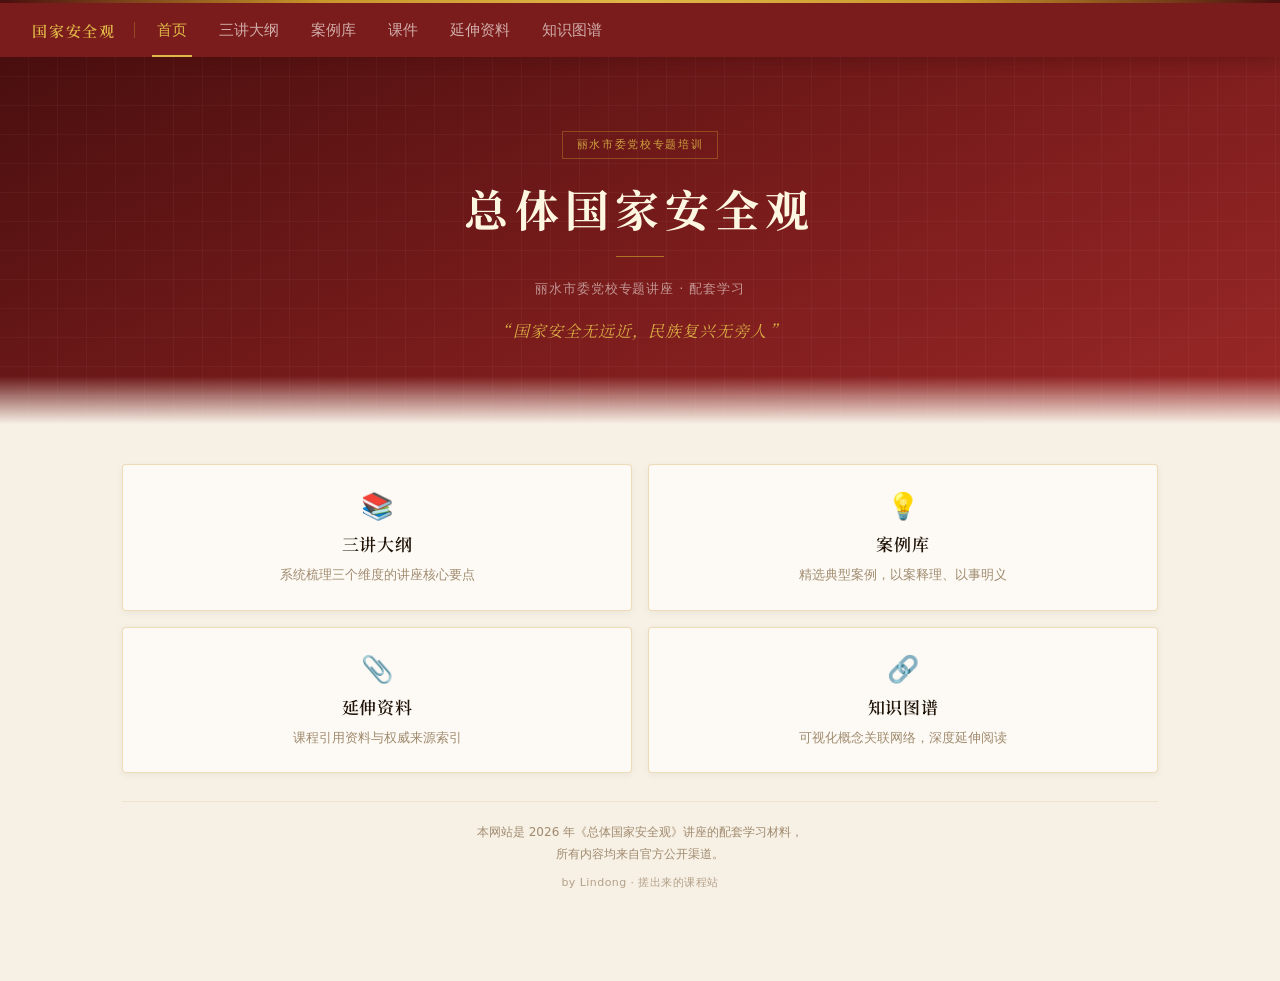
<file: index.html>
<!DOCTYPE html>
<html lang="zh-CN">
<head>
  <meta charset="UTF-8">
  <meta name="viewport" content="width=device-width, initial-scale=1.0, viewport-fit=cover">
  <meta name="description" content="丽水市委党校《总体国家安全观》专题讲座配套学习网站，涵盖三讲大纲、典型案例库、相关法规延伸阅读与知识图谱，服务基层干部学习培训。">
  <meta name="theme-color" content="#7B1C1C">
  <title>总体国家安全观 · 配套学习</title>
  <link rel="preconnect" href="https://fonts.googleapis.com">
  <link rel="preconnect" href="https://fonts.gstatic.com" crossorigin>
  <link href="https://fonts.googleapis.com/css2?family=Noto+Serif+SC:wght@400;500;600;700&display=swap" rel="stylesheet">
  <style>
    *, *::before, *::after { box-sizing: border-box; margin: 0; padding: 0; }
    html { scroll-behavior: smooth; }

    :root {
      --c-d:      #4A0F0F;   
      --c:        #7B1C1C;   
      --c-l:      #9B2828;   
      --gold:     #C8952A;   
      --gold-l:   #E0B848;   
      --parch:    #F7F0E5;   
      --parch-d:  #EDE3CE;   
      --white:    #FDFAF5;   
      --ink:      #201408;   
      --ink-s:    #6B5840;   
      --ink-dim:  #A08B6E;   
      --border:   #DDD0B8;   
      --nav-h:    54px;

      --serif:    'Noto Serif SC', 'Songti SC', 'STSong', serif;
      --sans:     system-ui, -apple-system, 'PingFang SC', 'Microsoft YaHei', sans-serif;
    }

    /* ── 全局 ── */
    body {
      background: var(--parch);
      color: var(--ink);
      font-family: var(--sans);
      font-size: 15px;
      line-height: 1.8;
    }

    
    body::before {
      content: '';
      position: fixed;
      top: 0; left: 0; right: 0;
      height: 3px;
      background: linear-gradient(90deg, var(--c-d), var(--gold), var(--gold-l), var(--gold), var(--c-d));
      z-index: 300;
    }

    /* ── 导航 ── */
    #nav {
      position: fixed;
      top: 3px; left: 0; right: 0;
      height: var(--nav-h);
      background: var(--c);
      display: flex;
      align-items: center;
      z-index: 200;
      padding: 0 16px;
      overflow-x: auto;
      -webkit-overflow-scrolling: touch;
      scrollbar-width: none;
      box-shadow: 0 3px 16px rgba(74,15,15,.45);
    }
    #nav::-webkit-scrollbar { display: none; }

    .site-name {
      font-family: var(--serif);
      font-size: 15px;
      font-weight: 600;
      color: var(--gold-l);
      white-space: nowrap;
      letter-spacing: .12em;
      flex-shrink: 0;
      margin-right: 18px;
    }

    .nav-sep {
      width: 1px;
      height: 16px;
      background: rgba(200,149,42,.35);
      flex-shrink: 0;
      margin-right: 6px;
    }

    #nav button, #nav a.nav-ext {
      background: none;
      border: none;
      height: var(--nav-h);
      padding: 0 11px;
      font-family: var(--sans);
      font-size: 14px;
      white-space: nowrap;
      flex-shrink: 0;
      cursor: pointer;
      text-decoration: none;
      display: flex;
      align-items: center;
      position: relative;
      transition: color .18s;
      color: rgba(253,250,245,.65);
    }
    #nav button::after {
      content: '';
      position: absolute;
      bottom: 0; left: 11px; right: 11px;
      height: 2px;
      background: var(--gold-l);
      transform: scaleX(0);
      transition: transform .2s;
    }
    #nav button:hover  { color: #fff; }
    #nav button.active { color: var(--gold-l); }
    #nav button.active::after { transform: scaleX(1); }
    #nav a.nav-ext {
      color: rgba(126,220,255,.75);
      font-size: 13px;
    }
    #nav a.nav-ext:hover { color: #7EDCFF; }

    /* ── 主体 ── */
    main {
      padding-top: calc(var(--nav-h) + 3px);
      padding-bottom: 24px;
    }

    
    .page { display: none; }
    .page.active {
      display: block;
      animation: fadeUp .28s ease;
    }
    @keyframes fadeUp {
      from { opacity: 0; transform: translateY(10px); }
      to   { opacity: 1; transform: translateY(0); }
    }

    /* ── 首页 Hero ── */
    .hero {
      background: linear-gradient(155deg, var(--c-d) 0%, var(--c) 55%, var(--c-l) 100%);
      position: relative;
      overflow: hidden;
      padding: 52px 20px 60px;
      text-align: center;
    }
    
    .hero::before {
      content: '';
      position: absolute; inset: 0;
      background-image:
        repeating-linear-gradient(0deg, transparent, transparent 28px, rgba(255,255,255,.035) 28px, rgba(255,255,255,.035) 29px),
        repeating-linear-gradient(90deg, transparent, transparent 28px, rgba(255,255,255,.035) 28px, rgba(255,255,255,.035) 29px);
      pointer-events: none;
    }
    
    .hero::after {
      content: '';
      position: absolute;
      bottom: 0; left: 0; right: 0;
      height: 48px;
      background: linear-gradient(to bottom, transparent, var(--parch));
      pointer-events: none;
    }

    .hero-inner {
      position: relative; z-index: 1;
      max-width: 580px; margin: 0 auto;
    }

    .hero-tag {
      display: inline-block;
      font-size: 11px;
      letter-spacing: .15em;
      color: rgba(224,184,72,.85);
      border: 1px solid rgba(200,149,42,.4);
      padding: 3px 14px;
      margin-bottom: 22px;
      font-family: var(--sans);
    }

    .hero h1 {
      font-family: var(--serif);
      font-size: clamp(26px, 7.5vw, 44px);
      font-weight: 700;
      color: #FDF6E0;
      letter-spacing: .14em;
      line-height: 1.25;
    }

    .hero-rule {
      width: 48px; height: 1px;
      background: var(--gold);
      margin: 20px auto;
      opacity: .7;
    }

    .hero-sub {
      font-size: 13px;
      color: rgba(253,250,245,.55);
      letter-spacing: .07em;
      margin-bottom: 18px;
    }

    .hero-quote {
      font-family: var(--serif);
      font-style: italic;
      font-size: clamp(13px, 3.5vw, 16px);
      color: var(--gold-l);
      letter-spacing: .06em;
      line-height: 1.6;
      opacity: .92;
    }
    .hero-quote::before { content: '\201C'; margin-right: 2px; }
    .hero-quote::after  { content: '\201D'; margin-left: 2px; }

    /* ── 子页标题栏 ── */
    .page-banner {
      background: linear-gradient(140deg, var(--c-d), var(--c));
      padding: 38px 20px 42px;
      position: relative; overflow: hidden;
    }
    .page-banner::before {
      content: '';
      position: absolute; inset: 0;
      background-image:
        repeating-linear-gradient(0deg, transparent, transparent 28px, rgba(255,255,255,.03) 28px, rgba(255,255,255,.03) 29px),
        repeating-linear-gradient(90deg, transparent, transparent 28px, rgba(255,255,255,.03) 28px, rgba(255,255,255,.03) 29px);
    }
    .page-banner::after {
      content: '';
      position: absolute;
      bottom: 0; left: 0; right: 0;
      height: 36px;
      background: linear-gradient(to bottom, transparent, var(--parch));
      pointer-events: none;
    }
    .page-banner-inner {
      position: relative; z-index: 1;
      max-width: 720px; margin: 0 auto;
      padding: 0 4px;
    }
    .page-banner h2 {
      font-family: var(--serif);
      font-size: clamp(20px, 5.5vw, 30px);
      font-weight: 600;
      color: #FDF6E0;
      letter-spacing: .1em;
    }
    .page-banner .banner-en {
      font-size: 11px;
      color: rgba(224,184,72,.5);
      letter-spacing: .18em;
      margin-top: 5px;
      text-transform: uppercase;
    }

    /* ── 首页导航卡片网格 ── */
    .home-grid {
      display: grid;
      grid-template-columns: 1fr 1fr;
      gap: 12px;
      margin: 4px 0 28px;
    }

    .home-card {
      background: var(--white);
      border: 1px solid rgba(200,149,42,.3);
      border-radius: 4px;
      padding: 22px 14px 18px;
      text-align: center;
      text-decoration: none;
      color: inherit;
      display: flex;
      flex-direction: column;
      align-items: center;
      cursor: pointer;
      transition: border-color .2s, box-shadow .2s, transform .18s;
      box-shadow: 0 2px 8px rgba(0,0,0,.05);
      -webkit-tap-highlight-color: transparent;
    }
    .home-card:hover {
      border-color: var(--gold-l);
      box-shadow: 0 6px 20px rgba(200,149,42,.16);
      transform: translateY(-2px);
    }
    .home-card:active { transform: translateY(0); }

    .home-card-icon {
      font-size: 26px;
      line-height: 1;
      margin-bottom: 10px;
    }
    .home-card-title {
      font-family: var(--serif);
      font-size: 15px;
      font-weight: 600;
      color: var(--ink);
      margin-bottom: 6px;
      letter-spacing: .04em;
    }
    .home-card-desc {
      font-size: 12px;
      color: var(--ink-dim);
      line-height: 1.55;
    }
    .home-card-ext-badge {
      font-size: 10px;
      color: rgba(126,220,255,.7);
      margin-top: 6px;
      letter-spacing: .06em;
    }

    
    .home-note {
      border-top: 1px solid var(--parch-d);
      padding-top: 20px;
      margin-top: 4px;
      font-size: 12px;
      color: var(--ink-dim);
      line-height: 1.8;
      text-align: center;
    }
    .home-credit {
      margin-top: 8px;
      font-size: 11px;
      color: rgba(160,139,110,.78);
      text-align: center;
      letter-spacing: .04em;
    }

    @media (min-width: 480px) {
      .home-grid { gap: 16px; }
      .home-card { padding: 26px 18px 22px; }
      .home-card-title { font-size: 16px; }
      .home-card-desc  { font-size: 13px; }
    }

    /* ── 内容容器 ── */
    .content {
      max-width: 720px;
      margin: 0 auto;
      padding: 24px 16px 48px;
    }

    /* ── 卡片 ── */
    .card {
      background: var(--white);
      border: 1px solid var(--border);
      border-left: 4px solid var(--c);
      border-radius: 3px;
      padding: 24px 20px;
      margin-bottom: 16px;
      box-shadow: 0 2px 10px rgba(0,0,0,.07);
    }
    .card-title {
      font-family: var(--serif);
      font-size: 17px;
      font-weight: 600;
      color: var(--c);
      margin-bottom: 8px;
    }
    .card-body {
      color: var(--ink-dim);
      font-size: 13px;
    }

    /* ── 案例库 ── */
    .case-group {
      margin-bottom: 32px;
    }
    .case-group-label {
      display: flex;
      align-items: center;
      gap: 7px;
      font-family: var(--serif);
      font-size: 15px;
      font-weight: 600;
      color: var(--gclr, var(--c));
      border-left: 3px solid var(--gclr, var(--c));
      padding: 3px 0 3px 10px;
      margin-bottom: 14px;
      letter-spacing: .06em;
    }
    .case-group-icon {
      font-size: 15px;
    }
    .case-grid {
      display: grid;
      grid-template-columns: 1fr;
      gap: 12px;
    }
    @media (min-width: 600px) {
      .case-grid { grid-template-columns: 1fr 1fr; }
    }
    .case-card {
      display: flex;
      background: var(--white);
      border: 1px solid var(--border);
      border-radius: 8px;
      overflow: hidden;
      text-decoration: none;
      color: inherit;
      transition: transform .15s, box-shadow .15s;
      box-shadow: 0 2px 8px rgba(0,0,0,.06);
    }
    .case-card:hover {
      transform: translateY(-2px);
      box-shadow: 0 6px 20px rgba(0,0,0,.13);
    }
    .case-thumb {
      flex-shrink: 0;
      width: 90px;
      display: flex;
      flex-direction: column;
      align-items: center;
      justify-content: center;
      color: rgba(255,255,255,.92);
      font-family: var(--serif);
    }
    .case-thumb-num {
      font-size: 26px;
      font-weight: 700;
      line-height: 1;
    }
    .case-thumb-sub {
      font-size: 12px;
      opacity: .85;
      margin-top: 2px;
    }
    .case-thumb-icon {
      font-size: 28px;
    }
    .case-info {
      flex: 1;
      padding: 12px 13px 12px 12px;
      display: flex;
      flex-direction: column;
      gap: 4px;
      min-width: 0;
    }
    .case-src {
      font-size: 11px;
      color: var(--ink-dim);
      letter-spacing: .04em;
    }
    .case-title {
      font-family: var(--serif);
      font-size: 14px;
      font-weight: 600;
      color: var(--ink);
      line-height: 1.5;
    }
    .case-desc {
      font-size: 12px;
      color: var(--ink-s);
      line-height: 1.65;
      display: -webkit-box;
      -webkit-line-clamp: 2;
      -webkit-box-orient: vertical;
      overflow: hidden;
    }
    .case-link {
      font-size: 11px;
      color: var(--gold);
      font-weight: 600;
      letter-spacing: .05em;
      margin-top: 2px;
    }

    /* ── 延伸资料 ── */
    .resource-intro {
      background: rgba(200,149,42,.07);
      border: 1px solid rgba(200,149,42,.22);
      border-left: 3px solid var(--gold);
      border-radius: 3px;
      padding: 13px 15px;
      margin-bottom: 18px;
      color: var(--ink-s);
      font-size: 12px;
      line-height: 1.8;
    }
    .resource-group {
      margin-bottom: 30px;
    }
    .resource-grid {
      display: grid;
      grid-template-columns: 1fr;
      gap: 12px;
    }
    @media (min-width: 600px) {
      .resource-grid { grid-template-columns: 1fr 1fr; }
    }
    .resource-card {
      display: flex;
      min-height: 152px;
      background: var(--white);
      border: 1px solid var(--border);
      border-radius: 8px;
      overflow: hidden;
      text-decoration: none;
      color: inherit;
      transition: transform .15s, box-shadow .15s, border-color .15s;
      box-shadow: 0 2px 8px rgba(0,0,0,.06);
    }
    .resource-card:hover {
      transform: translateY(-2px);
      border-color: rgba(200,149,42,.58);
      box-shadow: 0 6px 20px rgba(0,0,0,.13);
    }
    .resource-mark {
      width: 64px;
      flex-shrink: 0;
      background: linear-gradient(155deg, var(--c-d), var(--c));
      display: flex;
      flex-direction: column;
      align-items: center;
      justify-content: center;
      color: var(--gold-l);
      font-family: var(--serif);
      border-right: 1px solid rgba(200,149,42,.25);
    }
    .resource-mark strong {
      font-size: 22px;
      line-height: 1;
      font-weight: 700;
    }
    .resource-mark span {
      font-size: 10px;
      color: rgba(253,250,245,.65);
      margin-top: 5px;
      letter-spacing: .08em;
    }
    .resource-info {
      flex: 1;
      min-width: 0;
      padding: 13px 14px 12px;
      display: flex;
      flex-direction: column;
      gap: 5px;
    }
    .resource-title {
      font-family: var(--serif);
      font-size: 14px;
      font-weight: 600;
      color: var(--ink);
      line-height: 1.48;
    }
    .resource-desc {
      font-size: 12px;
      color: var(--ink-s);
      line-height: 1.6;
    }
    .resource-source {
      margin-top: auto;
      font-size: 11px;
      color: var(--gold);
      font-weight: 600;
      letter-spacing: .04em;
    }
    .resource-note {
      cursor: default;
    }
    .resource-note:hover {
      transform: none;
      border-color: var(--border);
      box-shadow: 0 2px 8px rgba(0,0,0,.06);
    }

    /* ── 三讲大纲专用样式 ── */
    .outline-opening {
      border-left: 3px solid var(--gold);
      background: rgba(200,149,42,.06);
      padding: 14px 16px;
      margin-bottom: 16px;
      border-radius: 0 3px 3px 0;
    }
    .outline-opening-title {
      font-family: var(--serif);
      font-size: 13px;
      font-weight: 600;
      color: var(--ink-s);
      margin-bottom: 7px;
      letter-spacing: .04em;
    }
    .outline-opening-items {
      font-size: 12px;
      color: var(--ink-dim);
      line-height: 1.95;
    }

    .outline-lec {
      margin-bottom: 16px;
      border: 1px solid var(--border);
      border-radius: 4px;
      overflow: hidden;
      background: var(--white);
      box-shadow: 0 2px 8px rgba(0,0,0,.05);
    }
    .outline-lec-head {
      background: linear-gradient(135deg, var(--c-d), var(--c));
      padding: 14px 18px;
      display: flex;
      align-items: flex-start;
      gap: 12px;
    }
    .outline-lec-num {
      font-family: var(--serif);
      font-size: 24px;
      font-weight: 700;
      color: var(--gold-l);
      line-height: 1;
      flex-shrink: 0;
      min-width: 26px;
    }
    .outline-lec-info { flex: 1; }
    .outline-lec-title {
      font-family: var(--serif);
      font-size: 15px;
      font-weight: 600;
      color: #FDF6E0;
      line-height: 1.45;
      margin-bottom: 4px;
    }
    .outline-lec-meta {
      font-size: 11px;
      color: rgba(224,184,72,.6);
      letter-spacing: .05em;
    }

    .outline-framework {
      margin: 12px 18px 4px;
      background: rgba(200,149,42,.07);
      border: 1px solid rgba(200,149,42,.22);
      border-radius: 3px;
      padding: 10px 14px;
    }
    .outline-framework-title {
      font-size: 11px;
      color: var(--gold);
      letter-spacing: .1em;
      margin-bottom: 6px;
      font-weight: 600;
    }
    .outline-framework-row {
      font-size: 12px;
      color: var(--ink-s);
      line-height: 1.9;
    }
    .outline-framework-row b { color: var(--c); font-weight: 600; }

    .outline-sec {
      padding: 11px 18px;
      border-top: 1px solid var(--parch-d);
      display: flex;
      gap: 10px;
      align-items: flex-start;
    }
    .outline-sec-num {
      font-family: var(--serif);
      font-size: 13px;
      font-weight: 600;
      color: var(--c);
      flex-shrink: 0;
      min-width: 18px;
      padding-top: 1px;
    }
    .outline-sec-content { flex: 1; }
    .outline-sec-title {
      font-size: 14px;
      font-weight: 500;
      color: var(--ink);
      line-height: 1.5;
      margin-bottom: 5px;
    }
    .outline-sec-desc {
      font-size: 12px;
      color: var(--ink-dim);
      line-height: 1.7;
    }
    .outline-sec-time {
      font-size: 11px;
      color: rgba(200,149,42,.75);
      flex-shrink: 0;
      padding-top: 2px;
      white-space: nowrap;
    }

    
    .kw {
      display: inline-block;
      font-size: 11px;
      background: rgba(123,28,28,.07);
      color: var(--c);
      border: 1px solid rgba(123,28,28,.14);
      border-radius: 2px;
      padding: 1px 6px;
      margin: 2px 3px 0 0;
      line-height: 1.6;
    }

    /* ── 手风琴 ── */
    .outline-sec { cursor: pointer; -webkit-tap-highlight-color: transparent; }
    .outline-sec:hover .outline-sec-title { color: var(--c-l); }

    .sec-chevron {
      font-size: 13px;
      color: var(--ink-dim);
      flex-shrink: 0;
      padding-top: 2px;
      line-height: 1;
      transition: transform .2s;
    }
    .outline-sec.open .sec-chevron { transform: rotate(90deg); }

    .outline-sec-body {
      display: none;
      padding: 10px 18px 14px 46px;
      border-top: 1px dashed rgba(200,149,42,.2);
      background: rgba(247,240,229,.55);
    }
    .outline-sec-body.open {
      display: block;
      animation: detailIn .22s ease;
    }
    @keyframes detailIn {
      from { opacity: 0; transform: translateY(-3px); }
      to   { opacity: 1; transform: translateY(0); }
    }

    
    .d-t {
      font-size: 12px;
      font-weight: 600;
      color: var(--c);
      margin: 10px 0 3px;
      letter-spacing: .04em;
    }
    .d-t:first-child { margin-top: 0; }
    .d-ul {
      margin: 0 0 4px;
      padding-left: 14px;
      font-size: 13px;
      color: var(--ink-s);
      line-height: 1.85;
    }
    .d-ul li { margin-bottom: 1px; }
    .d-q {
      border-left: 3px solid var(--gold);
      padding: 5px 10px;
      margin: 8px 0;
      font-family: var(--serif);
      font-size: 13px;
      color: var(--ink-s);
      line-height: 1.7;
      background: rgba(200,149,42,.06);
    }
    .d-data {
      font-size: 12px;
      color: var(--ink-dim);
      line-height: 1.95;
      margin: 4px 0;
    }
    .d-data b { color: var(--ink-s); }
    .d-note {
      font-size: 11px;
      color: var(--ink-dim);
      border-top: 1px solid var(--parch-d);
      margin-top: 10px;
      padding-top: 8px;
      line-height: 1.7;
      font-style: italic;
    }


    /* ── 课件 iframe 页 ── */
    #page-slides {
      height: calc(100dvh - var(--nav-h) - 3px);
      display: none;
    }
    #page-slides.active {
      display: block;
      animation: none;
    }
    #page-slides iframe {
      width: 100%;
      height: 100%;
      border: none;
      display: block;
    }

    /* ── 知识图谱 iframe 页 ── */
    #page-graph {
      height: calc(100dvh - var(--nav-h) - 3px);
      display: none;
    }
    #page-graph.active {
      display: block;
      animation: none;
    }
    #page-graph iframe {
      width: 100%;
      height: 100%;
      border: none;
      display: block;
    }

    /* ══════════════════════════════
       响应式 · 手机优先
       ══════════════════════════════ */

    /* ── 手机 < 480px：极窄屏微调 ── */
    @media (max-width: 479px) {
      /* 导航：站名缩短，按钮紧凑 */
      .site-name { font-size: 13px; margin-right: 10px; letter-spacing: .06em; }
      #nav button { padding: 0 9px; font-size: 13px; }
      #nav button::after { left: 9px; right: 9px; }

      /* 首页卡片：手机上适当加高，更好点按 */
      .home-card { min-height: 100px; padding: 18px 10px 14px; }
      .home-card-icon { font-size: 24px; margin-bottom: 8px; }
      .home-card-title { font-size: 14px; }
      .home-card-desc { font-size: 11px; }

      /* 案例缩略图：手机稍窄 */
      .case-thumb { width: 76px; }
      .case-thumb-num { font-size: 22px; }
      .case-thumb-icon { font-size: 24px; }
      .case-title { font-size: 13px; }

      
      .outline-sec-body { padding-left: 28px; }
      .d-ul { font-size: 12px; }

      
      .hero { padding: 38px 16px 48px; }
    }

    /* ── 手机通用 (< 600px)：tap 目标与可读性 ── */
    @media (max-width: 599px) {
      
      .outline-sec { min-height: 48px; padding: 12px 14px; }
      .outline-sec-num { font-size: 13px; }
      .outline-sec-title { font-size: 14px; }

      
      .case-desc { font-size: 13px; -webkit-line-clamp: 3; }
      .case-info { padding: 10px 11px 10px 10px; }

      
      .resource-mark { width: 56px; }
      .resource-mark strong { font-size: 19px; }
      .resource-title { font-size: 13px; }
      .resource-desc { font-size: 12px; }

      
      .content { padding: 20px 14px 40px; }

      
      .page-banner { padding: 28px 16px 34px; }
    }

    /* ── 平板 600px+：宽松布局 ── */
    @media (min-width: 600px) {
      #nav { padding: 0 24px; }
      #nav button, #nav a.nav-ext { font-size: 15px; padding: 0 13px; }

      .hero { padding: 64px 32px 70px; }
      .page-banner { padding: 44px 32px 48px; }
      .content { padding: 28px 24px 56px; }

      .case-grid { grid-template-columns: 1fr 1fr; }
      .resource-grid { grid-template-columns: 1fr 1fr; }
    }

    /* ── 大平板 768px+：更宽松、更大字号 ── */
    @media (min-width: 768px) {
      body { font-size: 16px; }
      #nav { padding: 0 32px; }
      #nav button, #nav a.nav-ext { font-size: 15px; padding: 0 16px; }

      .hero { padding: 72px 40px 80px; }
      .page-banner { padding: 52px 40px 56px; }
      .content { padding: 36px 32px 64px; max-width: 800px; }

      .home-card { padding: 28px 20px 24px; }
      .home-card-title { font-size: 17px; }
      .home-card-desc { font-size: 13px; }

      .case-thumb { width: 100px; }
      .case-thumb-num { font-size: 30px; }
      .case-thumb-icon { font-size: 32px; }
      .case-title { font-size: 15px; }
      .case-desc { font-size: 13px; }

      .outline-lec-title { font-size: 16px; }
      .outline-sec-title { font-size: 15px; }
      .outline-sec-body { padding: 12px 22px 16px 52px; }
      .d-ul { font-size: 14px; }
      .d-q { font-size: 14px; }
    }

    /* ── 宽屏 900px+：案例三列 ── */
    @media (min-width: 900px) {
      .case-grid { grid-template-columns: 1fr 1fr 1fr; }
      .content { max-width: 960px; }
    }

    /* ── 超宽 1200px+ ── */
    @media (min-width: 1200px) {
      .content { max-width: 1100px; }
      .case-grid { grid-template-columns: repeat(3, 1fr); }
    }

    /* ── 触摸设备：去掉 hover 残留，加强 active 反馈 ── */
    @media (hover: none) {
      .case-card:hover,
      .home-card:hover,
      .resource-card:hover {
        transform: none;
        box-shadow: 0 2px 8px rgba(0,0,0,.06);
        border-color: var(--border);
      }
      .case-card:active  { background: var(--parch-d); }
      .home-card:active  { background: var(--parch-d); }
      .outline-sec:active { background: rgba(200,149,42,.07); }
    }

    /* ── 横屏手机：减少上下留白 ── */
    @media (max-height: 500px) and (orientation: landscape) {
      .hero { padding: 28px 20px 36px; }
      .page-banner { padding: 20px 20px 26px; }
      .hero h1 { font-size: clamp(20px, 5vw, 32px); }
    }
  </style>
</head>
<body>

  <!-- ── 导航 ── -->
  <nav id="nav">
    <span class="site-name">国家安全观</span>
    <div class="nav-sep"></div>
    <button class="active" data-page="home">首页</button>
    <button data-page="outline">三讲大纲</button>
    <button data-page="cases">案例库</button>
    <button data-page="slides">课件</button>
    <button data-page="videos">延伸资料</button>
    <button data-page="graph">知识图谱</button>
  </nav>

  <!-- ── 主体 ── -->
  <main>

    <!-- 首页 -->
    <section id="page-home" class="page active">

      <!-- Hero -->
      <div class="hero">
        <div class="hero-inner">
          <div class="hero-tag">丽水市委党校专题培训</div>
          <h1>总体国家安全观</h1>
          <div class="hero-rule"></div>
          <p class="hero-sub">丽水市委党校专题讲座 · 配套学习</p>
          <p class="hero-quote">国家安全无远近，民族复兴无旁人</p>
        </div>
      </div>

      <!-- 导航卡片 -->
      <div class="content">
        <div class="home-grid">

          <!-- 三讲大纲 -->
          <div class="home-card" role="button" tabindex="0" data-goto="outline">
            <div class="home-card-icon">📚</div>
            <div class="home-card-title">三讲大纲</div>
            <div class="home-card-desc">系统梳理三个维度的讲座核心要点</div>
          </div>

          <!-- 案例库 -->
          <div class="home-card" role="button" tabindex="0" data-goto="cases">
            <div class="home-card-icon">💡</div>
            <div class="home-card-title">案例库</div>
            <div class="home-card-desc">精选典型案例，以案释理、以事明义</div>
          </div>

          <!-- 延伸资料 -->
          <div class="home-card" role="button" tabindex="0" data-goto="videos">
            <div class="home-card-icon">📎</div>
            <div class="home-card-title">延伸资料</div>
            <div class="home-card-desc">课程引用资料与权威来源索引</div>
          </div>

          <!-- 知识图谱（内部页） -->
          <div class="home-card" role="button" tabindex="0" data-goto="graph">
            <div class="home-card-icon">🔗</div>
            <div class="home-card-title">知识图谱</div>
            <div class="home-card-desc">可视化概念关联网络，深度延伸阅读</div>
          </div>

        </div>

        <!-- 底部说明 -->
        <p class="home-note">
          本网站是 2026 年《总体国家安全观》讲座的配套学习材料，<br>
          所有内容均来自官方公开渠道。
        </p>
        <p class="home-credit">by Lindong · 搓出来的课程站</p>
      </div>

    </section>

    <!-- 三讲大纲 -->
    <section id="page-outline" class="page">
      <div class="page-banner">
        <div class="page-banner-inner">
          <h2>三讲大纲</h2>
          <div class="banner-en">Lecture Outline</div>
        </div>
      </div>
      <div class="content">

        <!-- 开场 -->
        <div class="outline-opening">
          <div class="outline-opening-title">开场</div>
          <div class="outline-opening-items">
            · 故事一：网约车司机——守住了一处军事设施<br>
            · 故事二：演员出境——把中国外交拉到了前台<br>
            · 故事三：AI 换脸诈骗——10 分钟，430 万<br>
            · 时代命题："三个比历史上任何时候都要……"<br>
            · 今天的三讲布局
          </div>
        </div>

        <!-- ════ 第一讲 ════ -->
        <div class="outline-lec">
          <div class="outline-lec-head">
            <div class="outline-lec-num">一</div>
            <div class="outline-lec-info">
              <div class="outline-lec-title">把握总体国家安全观的内涵和特色</div>
            </div>
          </div>
          <div class="outline-lec-body">

            <!-- 1-1 -->
            <div class="outline-sec">
              <div class="outline-sec-num">1</div>
              <div class="outline-sec-content">
                <div class="outline-sec-title">国家安全是什么？——从概念到定义</div>
                <div class="outline-sec-desc">
                  <span class="kw">Safety vs Security</span>
                  <span class="kw">《国家安全法》第二条</span>
                  <span class="kw">五大核心利益</span>
                  <span class="kw">安全＝状态＋能力</span>
                </div>
              </div>
              <span class="sec-chevron">›</span>
            </div>
            <div class="outline-sec-body">
              <p class="d-t">概念辨析</p>
              <ul class="d-ul">
                <li><b>Safety</b>：主观感受，无害怕感</li>
                <li><b>Security</b>：客观无威胁＋保障持续安全的能力</li>
              </ul>
              <p class="d-t">法律定义</p>
              <div class="d-q">《国家安全法》第二条（2015.7.1）：国家政权、主权、统一和领土完整、人民福祉、经济社会可持续发展……相对处于没有危险和不受内外威胁的状态，以及保障持续安全状态的<b>能力</b>。</div>
              <p class="d-t">五大核心利益（一条都不能退）</p>
              <div class="d-data">国家政权 · 主权 · 统一领土 · 人民福祉 · 经济发展</div>
              <p class="d-t">历史节点</p>
              <ul class="d-ul">
                <li>2014年4月15日，习近平总书记首次系统提出"总体国家安全观"</li>
                <li>"三个比历史上任何时候都要"：内涵更丰富、领域更宽广、因素更复杂</li>
                <li>4月15日定为"全民国家安全教育日"</li>
              </ul>
              <p class="d-note">核心启示：安全是动态的能力，不是静态的结果——居安思危、底线思维。</p>
            </div>

            <!-- 1-2 -->
            <div class="outline-sec">
              <div class="outline-sec-num">2</div>
              <div class="outline-sec-content">
                <div class="outline-sec-title">"总体"的含义——五大要素与五个统筹</div>
                <div class="outline-sec-desc">
                  <span class="kw">人民·宗旨</span><span class="kw">政治·根本</span><span class="kw">经济·基础</span><span class="kw">军文社·保障</span><span class="kw">国际·依托</span>
                </div>
              </div>
              <span class="sec-chevron">›</span>
            </div>
            <div class="outline-sec-body">
              <p class="d-t">五大要素（口诀）</p>
              <div class="d-q">人民为宗旨，政治为根本，经济打基础，军文社保障，国际做依托</div>
              <p class="d-t">核心数据</p>
              <div class="d-data">
                <b>粮食</b>：2024年总产量1.4万亿斤，人均超1000斤（国际安全线800斤）<br>
                <b>能源</b>：自给率80%+，可再生能源发电装机占比超60%<br>
                <b>安全感</b>：2025年民众安全感指数连续4年保持98%以上
              </div>
              <p class="d-t">代表案例</p>
              <ul class="d-ul">
                <li>人民安全：连家船民上岸工程（1997年，习近平在闽主导）</li>
                <li>共同安全：2023年中国斡旋沙伊北京和解</li>
                <li>塑造安全：2013年划设东海防空识别区</li>
              </ul>
              <p class="d-t">五个统筹（2022年二十大升级）</p>
              <div class="d-data">统筹发展和安全 · 开放和安全 · 传统与非传统 · 自身与共同 · 维护与塑造</div>
              <p class="d-t">最新提法（二十届四中全会）</p>
              <div class="d-q">"在发展中固安全，在安全中谋发展"</div>
            </div>

            <!-- 1-3 -->
            <div class="outline-sec">
              <div class="outline-sec-num">3</div>
              <div class="outline-sec-content">
                <div class="outline-sec-title">三大属性：人民性、政治性、统筹性</div>
                <div class="outline-sec-desc">
                  <span class="kw">民心是最大的政治</span>
                  <span class="kw">苏联解体之鉴</span>
                  <span class="kw">发展与安全动态平衡</span>
                </div>
              </div>
              <span class="sec-chevron">›</span>
            </div>
            <div class="outline-sec-body">
              <p class="d-t">人民属性：民心是最大的政治</p>
              <ul class="d-ul">
                <li>台风"桑美"（2006年）百万人大转移——"不死人，少伤人"</li>
                <li>"三个不怕"：不怕劳民伤财、不怕兴师动众、不怕十防九空</li>
                <li>把防灾坐标从"保堤坝"转向"保人命"</li>
              </ul>
              <p class="d-t">政治属性：政治安全是根本</p>
              <ul class="d-ul">
                <li>政治安全＝政权安全＋制度安全＋意识形态安全</li>
                <li>苏联之鉴：硬实力尚存，意志先崩——政治安全一旦失守，国将不国</li>
                <li>2014年成立中央国家安全委员会，集中统一领导</li>
              </ul>
              <p class="d-t">统筹属性：发展与安全动态平衡</p>
              <ul class="d-ul">
                <li>正面镜子："千万工程"——荣获联合国地球卫士奖</li>
                <li>反面镜子：2015年天津港"8·12"事故——165人遇难，68.66亿损失</li>
              </ul>
              <p class="d-note">"没有高水平安全的发展，不是真发展，是雷区里的狂奔。"</p>
            </div>

          </div>
        </div>

        <!-- ════ 第二讲 ════ -->
        <div class="outline-lec">
          <div class="outline-lec-head">
            <div class="outline-lec-num">二</div>
            <div class="outline-lec-info">
              <div class="outline-lec-title">推进国家安全体系和能力现代化</div>
            </div>
          </div>
          <div class="outline-lec-body">
            <div class="outline-framework">
              <div class="outline-framework-title">总框架 · 3＋5＋2</div>
              <div class="outline-framework-row">
                <b>3 定盘星</b>：轴（党的领导）· 轨（中国特色道路）· 标（人民安全为检验标准）<br>
                <b>5 个坚持</b>：大安全观 · 系统思维 · 主动塑造 · 总体战 · 法治化保障<br>
                <b>2 硬要求</b>：一岗双责 · 全民参与
              </div>
            </div>

            <!-- 2-1 -->
            <div class="outline-sec">
              <div class="outline-sec-num">1</div>
              <div class="outline-sec-content">
                <div class="outline-sec-title">坚持大安全观</div>
                <div class="outline-sec-desc">从制陆到制网、制天、制生物——安全边界全面拓展</div>
              </div>
              <span class="sec-chevron">›</span>
            </div>
            <div class="outline-sec-body">
              <p class="d-t">安全边界扩展</p>
              <div class="d-data">
                过去：960万km²陆地＋300万km²海洋<br>
                <b>新边疆</b>：网络 · 数据 · 生物 · 深海 · 极地<br>
                <b>高边疆</b>：近地轨道 · 月球（"先登先得"）
              </div>
              <p class="d-t">21个重点安全领域</p>
              <div class="d-data">政治/国土/军事/经济/金融/文化/社会/科技/网络/粮食/生态/资源/核/海外利益/太空/深海/极地/生物/AI/数据/海洋</div>
              <p class="d-t">基层版——五条线</p>
              <ul class="d-ul">
                <li><b>网</b>：政务平台安全、工作群防渗透</li>
                <li><b>生</b>：河湖长制、生态督察"最后一公里"</li>
                <li><b>食</b>：农贸市场、养老院/校园食堂</li>
                <li><b>应</b>：防汛防台、地质灾害、消防</li>
                <li><b>诈</b>：2024年破获电诈50万起，止付挽损3500亿</li>
              </ul>
            </div>

            <!-- 2-2 -->
            <div class="outline-sec">
              <div class="outline-sec-num">2</div>
              <div class="outline-sec-content">
                <div class="outline-sec-title">坚持系统思维</div>
                <div class="outline-sec-desc">风险综合体 · 四大连锁效应——把握风险联动规律</div>
              </div>
              <span class="sec-chevron">›</span>
            </div>
            <div class="outline-sec-body">
              <p class="d-t">四大效应</p>
              <ul class="d-ul">
                <li><b>合流叠加</b>：同一矛盾通过多渠道同时放大</li>
                <li><b>联动放大</b>：一根线扯出一大片（土地→信访→舆情）</li>
                <li><b>诱导效应</b>：小事诱发大风险</li>
                <li><b>倒灌效应</b>：小风险不管，滚雪球变重大事故</li>
              </ul>
              <p class="d-t">海恩法则</p>
              <div class="d-q">1起重大事故 ← 29次轻微事故 ← 300起未遂先兆 ← 1000个隐患<br>基层的战场，在这1000个隐患上。</div>
              <p class="d-t">血泪教训：齐齐哈尔体育馆坍塌（2023.7.23）</p>
              <ul class="d-ul">
                <li>五环隐患链：建成→加层→屋顶堆珍珠岩→暴雨→坍塌</li>
                <li>11人遇难（10名女排队员），51名责任人被追责</li>
              </ul>
              <p class="d-note">三字诀：早发现 · 小处着手 · 实在处置</p>
            </div>

            <!-- 2-3 -->
            <div class="outline-sec">
              <div class="outline-sec-num">3</div>
              <div class="outline-sec-content">
                <div class="outline-sec-title">坚持主动塑造</div>
                <div class="outline-sec-desc">韧性中国 · 全球安全倡议——从被动防御到前瞻布局</div>
              </div>
              <span class="sec-chevron">›</span>
            </div>
            <div class="outline-sec-body">
              <p class="d-t">核心概念：韧性</p>
              <div class="d-data"><b>韧性</b>＝复原力（出事能恢复）＋成长力（恢复后更强）</div>
              <p class="d-t">反面：福岛核事故（2011.3.11）三大韧性短板</p>
              <ul class="d-ul">
                <li>设计低估极端情况（防海啸堤5.7m，海啸近40m）</li>
                <li>备份系统未真正独立（柴油机被海啸淹没）</li>
                <li>应急信息不透明（迟滞数日）</li>
              </ul>
              <p class="d-t">正面：两个样本</p>
              <ul class="d-ul">
                <li>瑞士：掩体覆盖100%人口，家庭必备两周应急储备</li>
                <li>新加坡：六维防卫（军事/民事/经济/社会/心理/数字）</li>
              </ul>
              <p class="d-t">中国答卷（2024）</p>
              <div class="d-data">重特大事故9起，<b>首次降至个位数</b>；自然灾害受灾人次下降20.4%</div>
              <p class="d-note">基层三件事：建活预案 · 建隐患台账 · 建演练机制</p>
            </div>

            <!-- 2-4 -->
            <div class="outline-sec">
              <div class="outline-sec-num">4</div>
              <div class="outline-sec-content">
                <div class="outline-sec-title">坚持总体战、高效联动</div>
                <div class="outline-sec-desc">党政军民学 · 一盘棋一条龙——全面凝聚安全合力</div>
              </div>
              <span class="sec-chevron">›</span>
            </div>
            <div class="outline-sec-body">
              <p class="d-t">"十五五"规划十六字方针</p>
              <div class="d-q">以战略为先导、政策为抓手、法治为保障、风险防控为落脚点</div>
              <p class="d-t">机构改革脉络</p>
              <div class="d-data">
                2014 → 成立中央国家安全委员会<br>
                2023 → 二十届国安委第一次会议：以新安全格局保障新发展格局<br>
                2025 → 《新时代的中国国家安全》白皮书（新中国首本综合性国安白皮书）
              </div>
              <p class="d-t">历史样本：三峡工程四层</p>
              <ul class="d-ul">
                <li>决策一贯：17年一张蓝图，跨越多届领导班子不动摇</li>
                <li>体制贯穿：中央统一领导→分省负责→县为基础</li>
                <li>全国支援：26部委＋23省区市，110万人移民安置</li>
                <li>综合效益：防洪/发电/航运/供水，战略资源库</li>
              </ul>
              <p class="d-t">当代实战：2025年对美反制工具箱</p>
              <div class="d-data">关税反制 · 稀土出口管制 · 不可靠实体清单 · 出口管制名单 · 港务费 · 反倾销调查 · IC歧视调查 · 阻断域外管辖</div>
              <p class="d-note">基层联动：三张嘴（政法/宣传/基层）· 三只手（党委/政府/群众）</p>
            </div>

            <!-- 2-5 -->
            <div class="outline-sec">
              <div class="outline-sec-num">5</div>
              <div class="outline-sec-content">
                <div class="outline-sec-title">坚持法治化保障</div>
                <div class="outline-sec-desc">权力边界划清 · 工具箱完备——一切安全工作在法治轨道上运行</div>
              </div>
              <span class="sec-chevron">›</span>
            </div>
            <div class="outline-sec-body">
              <p class="d-t">法治五板块</p>
              <div class="d-data">领导体制 → 立法制度 → 执法司法 → 监督体系 → 保障体系</div>
              <p class="d-t">主要法律工具箱</p>
              <div class="d-data">
                2015 《国家安全法》管总法<br>
                2017 《国家情报法》《网络安全法》<br>
                2020 《生物安全法》《出口管制法》<br>
                2021 《反外国制裁法》《数据安全法》<br>
                2022 《反电信网络诈骗法》（基层最常用）<br>
                2023 新修订《反间谍法》
              </div>
              <p class="d-t">全球对比</p>
              <ul class="d-ul">
                <li>美国《国防生产法》（1950年）：总统可强制企业转产</li>
                <li>日本2022年《经济安全保障推进法》：供应链/基础设施/关键技术</li>
              </ul>
              <p class="d-note">基层边界：发现上报、配合调查，不直接执法国安案件。</p>
            </div>

          </div>
        </div>

        <!-- ════ 第三讲 ════ -->
        <div class="outline-lec">
          <div class="outline-lec-head">
            <div class="outline-lec-num">三</div>
            <div class="outline-lec-info">
              <div class="outline-lec-title">建设高水平安全的重点领域——从战略视野到行动</div>
            </div>
          </div>
          <div class="outline-lec-body">

            <!-- 3-1 -->
            <div class="outline-sec">
              <div class="outline-sec-num">1</div>
              <div class="outline-sec-content">
                <div class="outline-sec-title">方法论引领：统筹协调与抓主要矛盾</div>
                <div class="outline-sec-desc">
                  <span class="kw">毛泽东·弹钢琴</span>
                  <span class="kw">邓小平·扭住不放</span>
                  <span class="kw">习近平·牵牛鼻子</span>
                </div>
              </div>
              <span class="sec-chevron">›</span>
            </div>
            <div class="outline-sec-body">
              <p class="d-t">三位领袖，一条红线</p>
              <ul class="d-ul">
                <li><b>毛泽东·弹钢琴</b>：十指齐动，要有节奏、互相配合——统筹协调</li>
                <li><b>邓小平·扭住不放</b>："扭着不放，顽固一点，毫不动摇"——抓主要矛盾</li>
                <li><b>习近平·牵牛鼻子</b>："不能眉毛胡子一把抓"——抓关键少数</li>
              </ul>
              <p class="d-note">对基层的追问：治理千头万绪，当前那根牛鼻子在哪里？</p>
            </div>

            <!-- 3-2 -->
            <div class="outline-sec">
              <div class="outline-sec-num">2</div>
              <div class="outline-sec-content">
                <div class="outline-sec-title">历史镜鉴：以史为鉴，知安危兴替</div>
                <div class="outline-sec-desc">汉之黩武 · 宋之积弱 · 明清之闭关——三段教训，一条红线</div>
              </div>
              <span class="sec-chevron">›</span>
            </div>
            <div class="outline-sec-body">
              <p class="d-t">三段教训</p>
              <ul class="d-ul">
                <li><b>汉·黩武扩张</b>：武帝在位54年打仗50年，"户口减半"，晚年颁《轮台诏》痛悔</li>
                <li><b>宋·重文轻武</b>：积弱百年，靖康之耻，徽钦二宗被金兵掳走</li>
                <li><b>明清·闭关锁国</b>：错失工业革命与民族国家崛起，近代百年屈辱的历史根源</li>
              </ul>
              <p class="d-note">历史的轮子不等人——安危兴替有规律，今天的每一分努力，都是在为明天储蓄安全。</p>
            </div>

            <!-- 3-3 -->
            <div class="outline-sec">
              <div class="outline-sec-num">3</div>
              <div class="outline-sec-content">
                <div class="outline-sec-title">外部视野：大国博弈与战略主动</div>
                <div class="outline-sec-desc">百年变局 · 中美博弈 · 战略主动——不做受害者，做塑造者</div>
              </div>
              <span class="sec-chevron">›</span>
            </div>
            <div class="outline-sec-body">
              <p class="d-t">两个历史节点对比</p>
              <ul class="d-ul">
                <li><b>1999.5.8</b>：驻南联盟大使馆被炸，3名记者遇难——中国只能抗议</li>
                <li><b>2022.8.2</b>：佩洛西窜台（建军95周年次日），解放军首次跨越"海峡中线"，形同锁岛</li>
              </ul>
              <div class="d-q">"弱国无外交，实力才是话语权"——23年间，中美力量对比发生结构性变化</div>
              <p class="d-t">综合国力公式</p>
              <div class="d-data">（资源力＋经济力＋军事力）× （战略意图＋战略意志）<br>意志归零，则实力归零。</div>
              <p class="d-t">中国担当：立德·立功·立言</p>
              <ul class="d-ul">
                <li><b>立德</b>：2023年沙伊北京和解斡旋</li>
                <li><b>立功</b>：利比亚（3.5万）、也门（613人）、缅北解救</li>
                <li><b>立言</b>：全球安全/发展/文明三大倡议</li>
              </ul>
              <p class="d-note">基层四个反射点：涉外信息管控 · 出境宣教（防缅北）· 境外渗透防范 · 涉外舆情引导</p>
            </div>

            <!-- 3-4 -->
            <div class="outline-sec">
              <div class="outline-sec-num">4</div>
              <div class="outline-sec-content">
                <div class="outline-sec-title">时代视野：统筹数字时代的发展与安全</div>
                <div class="outline-sec-desc">数字国力 · AI 治理 · 认知战——数字化带来的新型安全挑战</div>
              </div>
              <span class="sec-chevron">›</span>
            </div>
            <div class="outline-sec-body">
              <p class="d-t">数字国力三要素</p>
              <ul class="d-ul">
                <li><b>人才</b>：STEM毕业生超500万/年，是美国5倍以上</li>
                <li><b>数据</b>：《数据跨境流动规定》（2024）；AI生成内容标识（2025.9.1）</li>
                <li><b>算力</b>：2024年总规模246 EFLOPS，世界第二；东数西算八大枢纽</li>
              </ul>
              <p class="d-t">认知战新威胁</p>
              <ul class="d-ul">
                <li>AI换脸：泽连斯基"投降视频"——数小时触达数亿人，动摇军心</li>
                <li>深度伪造已从娱乐工具演变为威胁政权稳定的战略手段</li>
              </ul>
              <p class="d-note">基层数字治理：打造新阵地 · 建舆情闭环 · 培育三支新力量 · 防范四大数字渗透</p>
            </div>

            <!-- 3-5 -->
            <div class="outline-sec">
              <div class="outline-sec-num">5</div>
              <div class="outline-sec-content">
                <div class="outline-sec-title">行动视野：三个必做动作</div>
                <div class="outline-sec-desc">
                  <span class="kw">排 · 隐患排查</span>
                  <span class="kw">化 · 矛盾化解</span>
                  <span class="kw">宣 · 安全宣教</span>
                </div>
              </div>
              <span class="sec-chevron">›</span>
            </div>
            <div class="outline-sec-body">
              <p class="d-t">排：风险排查</p>
              <ul class="d-ul">
                <li>五大领域建清单（政治/经济社会/网络/生态食药/应急）</li>
                <li>三色预警：红（挂牌督办）· 黄（限期整改）· 绿（定期巡查）</li>
                <li>四环节闭环：台账→整改→复查→销号</li>
              </ul>
              <p class="d-t">化：新时代枫桥经验</p>
              <ul class="d-ul">
                <li>1963年毛主席批示"矛盾不上交，就地解决"</li>
                <li>新时代内涵："党建引领、人民主体、三治融合、共建共享"</li>
                <li>数据：2024年每十万人命案0.44起，全球最低之一</li>
                <li>落地五条：综治中心/网格化/四下基层/小哥驿站/一村一辅警</li>
              </ul>
              <p class="d-t">宣：精准宣传</p>
              <ul class="d-ul">
                <li>关键节点：4月15日全民国家安全教育日（2026年第11个）</li>
                <li>六类群体：残疾人/留守老人/留守儿童/退伍军人/毕业生/司机和小哥</li>
                <li>最好教材：2025年《新时代的中国国家安全》白皮书</li>
              </ul>
              <p class="d-note">排是发现，化是处置，宣是预防——三位一体，循环往复。</p>
            </div>

          </div>
        </div>

        <!-- 收尾 -->
        <div class="outline-opening" style="border-left-color:var(--c); background:rgba(123,28,28,.04);">
          <div class="outline-opening-title" style="color:var(--c);">收尾</div>
          <div class="outline-opening-items">· 回应开场三个故事 · 总结三讲核心要义 · 基层干部行动倡议</div>
        </div>

      </div>
    </section>

    <!-- 案例库 -->
    <section id="page-cases" class="page">
      <div class="page-banner">
        <div class="page-banner-inner">
          <h2>案例库</h2>
          <div class="banner-en">Case Library</div>
        </div>
      </div>
      <div class="content">

        <!-- 安全举报·法治 -->
        <div class="case-group">
          <div class="case-group-label" style="--gclr:#7B1C1C">
            <span class="case-group-icon">🛡</span>国家安全举报与法治
          </div>
          <div class="case-grid">

            <a class="case-card" href="https://www.news.cn/politics/20260415/f92e60b37c234db9b3cab9a67ff5f316/c.html" target="_blank" rel="noopener">
              <div class="case-thumb" style="background:linear-gradient(135deg,#7B1C1C 0%,#9B2828 60%,#C8952A 100%)">
                <div class="case-thumb-num">103</div>
                <div class="case-thumb-sub">人</div>
              </div>
              <div class="case-info">
                <div class="case-src">新华社</div>
                <div class="case-title">国安部公布第八批举报危害国家安全行为受表彰公民名单</div>
                <div class="case-desc">全国103名公民因举报危害国家安全行为受到国家安全部通报表彰，彰显全民护国安的社会共识。</div>
                <div class="case-link">阅读原文 →</div>
              </div>
            </a>

            <a class="case-card" href="https://www.news.cn/world/20250109/c34e4e6b94c24de89700512933dd7bd8/c.html" target="_blank" rel="noopener">
              <div class="case-thumb" style="background:linear-gradient(135deg,#1a3a5c 0%,#1e5799 60%,#2989d8 100%)">
                <div class="case-thumb-icon">🌏</div>
              </div>
              <div class="case-info">
                <div class="case-src">新华社</div>
                <div class="case-title">泰国警方还原王星案始末</div>
                <div class="case-desc">演员王星被骗至缅甸电诈园区案件完整经过，揭示跨境电信诈骗对公民人身安全的严重威胁。</div>
                <div class="case-link">阅读原文 →</div>
              </div>
            </a>

          </div>
        </div>

        <!-- 科技安全 -->
        <div class="case-group">
          <div class="case-group-label" style="--gclr:#1a5276">
            <span class="case-group-icon">💡</span>科技安全
          </div>
          <div class="case-grid">

            <a class="case-card" href="https://www.chinanews.com.cn/sh/2023/10-30/10103172.shtml" target="_blank" rel="noopener">
              <div class="case-thumb" style="background:linear-gradient(135deg,#1a5276 0%,#2471a3 60%,#5dade2 100%)">
                <div class="case-thumb-num">430</div>
                <div class="case-thumb-sub">万</div>
              </div>
              <div class="case-info">
                <div class="case-src">中新网</div>
                <div class="case-title">AI换脸诈骗——10分钟被骗430万元</div>
                <div class="case-desc">骗子利用AI换脸技术冒充好友视频通话，10分钟内骗走企业财务430万元，新型科技犯罪敲响警钟。</div>
                <div class="case-link">阅读原文 →</div>
              </div>
            </a>

            <a class="case-card" href="https://www.qstheory.cn/zhuanqu/2022-06/19/c_1128755705.htm" target="_blank" rel="noopener">
              <div class="case-thumb" style="background:linear-gradient(135deg,#1e5e0e 0%,#27ae60 60%,#82e0aa 100%)">
                <div class="case-thumb-icon">🌾</div>
              </div>
              <div class="case-info">
                <div class="case-src">求是网</div>
                <div class="case-title">种子安全：牢牢把中国人的饭碗端在自己手中</div>
                <div class="case-desc">种子是农业的"芯片"，深刻阐述种业自主创新对保障粮食安全、维护农业科技主权的战略意义。</div>
                <div class="case-link">阅读原文 →</div>
              </div>
            </a>

          </div>
        </div>

        <!-- 政治安全 -->
        <div class="case-group">
          <div class="case-group-label" style="--gclr:#6d2c00">
            <span class="case-group-icon">🏛</span>政治安全
          </div>
          <div class="case-grid">

            <a class="case-card" href="http://marxism.cass.cn/cgkd/202309/t20230913_5685243.shtml" target="_blank" rel="noopener">
              <div class="case-thumb" style="background:linear-gradient(135deg,#3d0000 0%,#6d2c00 60%,#c0392b 100%)">
                <div class="case-thumb-icon">📜</div>
              </div>
              <div class="case-info">
                <div class="case-src">中国社科院马研院</div>
                <div class="case-title">苏联解体：历史性的转折与深刻警示</div>
                <div class="case-desc">苏联解体的根本原因在于放弃党的领导和意识形态阵地，为坚守政治安全底线提供历史镜鉴。</div>
                <div class="case-link">阅读原文 →</div>
              </div>
            </a>

            <a class="case-card" href="https://www.dswxyjy.org.cn/n1/2019/0617/c427165-31161362.html" target="_blank" rel="noopener">
              <div class="case-thumb" style="background:linear-gradient(135deg,#4a0f0f 0%,#7b1c1c 60%,#c8952a 100%)">
                <div class="case-thumb-icon">📖</div>
              </div>
              <div class="case-info">
                <div class="case-src">党史和文献研究院</div>
                <div class="case-title">苏联解体的历史教训与中国道路的坚守</div>
                <div class="case-desc">从党史视角深度剖析苏共执政失败的制度根源，阐明坚持中国共产党领导的历史必然性。</div>
                <div class="case-link">阅读原文 →</div>
              </div>
            </a>

          </div>
        </div>

        <!-- 政绩观 -->
        <div class="case-group">
          <div class="case-group-label" style="--gclr:#5d4037">
            <span class="case-group-icon">🔍</span>政绩观纠偏
          </div>
          <div class="case-grid">

            <a class="case-card" href="https://tv.cctv.com/2026/04/08/VIDEhbkSQ8bPFqyf8ptYSOAz260408.shtml" target="_blank" rel="noopener">
              <div class="case-thumb" style="background:linear-gradient(135deg,#5d4037 0%,#795548 60%,#a1887f 100%)">
                <div class="case-thumb-icon">📊</div>
              </div>
              <div class="case-info">
                <div class="case-src">央视《焦点访谈》</div>
                <div class="case-title">「码」出来的数据——虚假政绩的数字游戏</div>
                <div class="case-desc">某地用二维码制造虚假扫码量、刷高招商引资数据，揭露"数字政绩"背后的形式主义乱象。</div>
                <div class="case-link">阅读原文 →</div>
              </div>
            </a>

            <a class="case-card" href="https://tv.cctv.com/2026/04/21/VIDEIB7cgIfa41N6Yl3jSeWl260421.shtml" target="_blank" rel="noopener">
              <div class="case-thumb" style="background:linear-gradient(135deg,#4e342e 0%,#6d4c41 60%,#bcaaa4 100%)">
                <div class="case-thumb-icon">🏗</div>
              </div>
              <div class="case-info">
                <div class="case-src">央视《焦点访谈》</div>
                <div class="case-title">招商 还是 招「伤」？——虚假招商的代价</div>
                <div class="case-desc">部分地区为完成招商指标虚报引资额，企业拿地后烂尾、老百姓受损，政绩观扭曲的典型警示。</div>
                <div class="case-link">阅读原文 →</div>
              </div>
            </a>

            <a class="case-card" href="https://paper.people.com.cn/rmrb/pc/content/202604/14/content_30151025.html" target="_blank" rel="noopener">
              <div class="case-thumb" style="background:linear-gradient(135deg,#1b5e20 0%,#388e3c 60%,#81c784 100%)">
                <div class="case-thumb-icon">📰</div>
              </div>
              <div class="case-info">
                <div class="case-src">人民日报</div>
                <div class="case-title">广西柳州纠治政绩观偏差案例调研</div>
                <div class="case-desc">人民日报刊发专项调研，剖析柳州部分干部追求表面政绩、忽视群众利益的问题根源与整改举措。</div>
                <div class="case-link">阅读原文 →</div>
              </div>
            </a>

            <a class="case-card" href="https://www.peopleapp.com/column/30049505881-500006347081" target="_blank" rel="noopener">
              <div class="case-thumb" style="background:linear-gradient(135deg,#4a148c 0%,#7b1fa2 60%,#ce93d8 100%)">
                <div class="case-thumb-icon">🏯</div>
              </div>
              <div class="case-info">
                <div class="case-src">人民日报</div>
                <div class="case-title">张家界大庸古城：5亿打造的"文旅政绩"如何收场</div>
                <div class="case-desc">耗资5亿重建的大庸古城开业即冷清，成为盲目追求文旅项目政绩、脱离市场规律的反面教材。</div>
                <div class="case-link">阅读原文 →</div>
              </div>
            </a>

          </div>
        </div>

        <!-- 人民安全 -->
        <div class="case-group">
          <div class="case-group-label" style="--gclr:#006064">
            <span class="case-group-icon">👥</span>人民安全
          </div>
          <div class="case-grid">

            <a class="case-card" href="https://www.xinhuanet.com/politics/2019-11/18/c_1125244337.htm" target="_blank" rel="noopener">
              <div class="case-thumb" style="background:linear-gradient(135deg,#006064 0%,#00838f 60%,#4dd0e1 100%)">
                <div class="case-thumb-icon">⛵</div>
              </div>
              <div class="case-info">
                <div class="case-src">新华网</div>
                <div class="case-title">漂泊者的新生——闽东「连家船民」摆脱千年悲苦命运</div>
                <div class="case-desc">福建宁德数万"连家船民"世代以船为家，在党的政策下上岸定居，人民安全感从无到有的真实写照。</div>
                <div class="case-link">阅读原文 →</div>
              </div>
            </a>

            <a class="case-card" href="http://politics.people.com.cn/n1/2024/0730/c1001-40288836.html" target="_blank" rel="noopener">
              <div class="case-thumb" style="background:linear-gradient(135deg,#1565c0 0%,#1976d2 60%,#42a5f5 100%)">
                <div class="case-thumb-icon">🌀</div>
              </div>
              <div class="case-info">
                <div class="case-src">人民网</div>
                <div class="case-title">防台风应急响应：守护人民生命财产安全</div>
                <div class="case-desc">台风"格美"登陆期间各地超前部署、精准防控，展现以人民安全为最高价值的应急响应体系。</div>
                <div class="case-link">阅读原文 →</div>
              </div>
            </a>

            <a class="case-card" href="http://www.dangjian.cn/djyw/2025/09/18/detail_202509187822572.html" target="_blank" rel="noopener">
              <div class="case-thumb" style="background:linear-gradient(135deg,#004d40 0%,#00695c 60%,#4db6ac 100%)">
                <div class="case-thumb-num">35</div>
                <div class="case-thumb-sub">周年</div>
              </div>
              <div class="case-info">
                <div class="case-src">党建网</div>
                <div class="case-title">中国参与联合国维和行动35周年：大国担当与人道贡献</div>
                <div class="case-desc">35年来中国累计派出维和人员5万余人次，以实际行动践行构建人类命运共同体的庄严承诺。</div>
                <div class="case-link">阅读原文 →</div>
              </div>
            </a>

          </div>
        </div>

        <!-- 应急管理 -->
        <div class="case-group">
          <div class="case-group-label" style="--gclr:#b71c1c">
            <span class="case-group-icon">🚨</span>应急管理
          </div>
          <div class="case-grid">

            <a class="case-card" href="https://www.mem.gov.cn/xw/yjglbgzdt/202507/t20250711_549756.shtml" target="_blank" rel="noopener">
              <div class="case-thumb" style="background:linear-gradient(135deg,#b71c1c 0%,#c62828 60%,#ef9a9a 100%)">
                <div class="case-thumb-icon">⚠️</div>
              </div>
              <div class="case-info">
                <div class="case-src">应急管理部</div>
                <div class="case-title">应急管理部公布12个事故隐患内部报告奖励案例</div>
                <div class="case-desc">12个典型奖励案例证明内部举报机制的实效，鼓励员工主动揭露安全隐患，筑牢生产安全防线。</div>
                <div class="case-link">阅读原文 →</div>
              </div>
            </a>

            <a class="case-card" href="https://www.news.cn/legal/20240221/edb91ba02d3446b5a2e84933a70b134e/c.html" target="_blank" rel="noopener">
              <div class="case-thumb" style="background:linear-gradient(135deg,#37474f 0%,#546e7a 60%,#b0bec5 100%)">
                <div class="case-thumb-num">51</div>
                <div class="case-thumb-sub">人</div>
              </div>
              <div class="case-info">
                <div class="case-src">新华社</div>
                <div class="case-title">齐齐哈尔体育馆坍塌事故调查报告公布 51人被追责</div>
                <div class="case-desc">屋顶珍珠岩被违规堆放导致楼板超载坍塌，11人遇难，51名责任人被追责，敲响安全管理警钟。</div>
                <div class="case-link">阅读原文 →</div>
              </div>
            </a>

            <a class="case-card" href="https://www.news.cn/local/2023-07/24/c_1129764491.htm" target="_blank" rel="noopener">
              <div class="case-thumb" style="background:linear-gradient(135deg,#4e342e 0%,#795548 60%,#d7ccc8 100%)">
                <div class="case-thumb-icon">🌊</div>
              </div>
              <div class="case-info">
                <div class="case-src">新华社</div>
                <div class="case-title">郑州特大暴雨事故追责：用教训守护城市安全底线</div>
                <div class="case-desc">2021年郑州"7·20"特大暴雨灾害调查结果公布，多名官员被追责，城市防洪标准与预警体系亟待升级。</div>
                <div class="case-link">阅读原文 →</div>
              </div>
            </a>

          </div>
        </div>

        <!-- 外部视野 -->
        <div class="case-group">
          <div class="case-group-label" style="--gclr:#263238">
            <span class="case-group-icon">🌐</span>国际视野
          </div>
          <div class="case-grid">

            <a class="case-card" href="https://www.news.cn/world/20260209/8cc31263b95843978249a4019a736ebd/c.html" target="_blank" rel="noopener">
              <div class="case-thumb" style="background:linear-gradient(135deg,#263238 0%,#37474f 60%,#78909c 100%)">
                <div class="case-thumb-icon">🕊</div>
              </div>
              <div class="case-info">
                <div class="case-src">新华社</div>
                <div class="case-title">第62届慕安会：「破坏性政治」冲击国际秩序</div>
                <div class="case-desc">慕尼黑安全会议聚焦全球秩序碎片化，各大国围绕规则博弈加剧，国际安全形势深刻演变。</div>
                <div class="case-link">阅读原文 →</div>
              </div>
            </a>

            <a class="case-card" href="https://36kr.com/p/3242995228721152" target="_blank" rel="noopener">
              <div class="case-thumb" style="background:linear-gradient(135deg,#1a237e 0%,#283593 60%,#7986cb 100%)">
                <div class="case-thumb-icon">📉</div>
              </div>
              <div class="case-info">
                <div class="case-src">36氪</div>
                <div class="case-title">瑞·达利欧：一生仅见的全球崩溃？如何在周期废墟上重建理性</div>
                <div class="case-desc">全球著名投资人达利欧深度解析大国债务周期、秩序更迭与经济安全风险，为理解外部环境提供宏观框架。</div>
                <div class="case-link">阅读原文 →</div>
              </div>
            </a>

            <a class="case-card" href="https://www.ungeneva.org/zh/news-media/news/2026/01/115318" target="_blank" rel="noopener">
              <div class="case-thumb" style="background:linear-gradient(135deg,#0d47a1 0%,#1565c0 60%,#4fc3f7 100%)">
                <div class="case-thumb-num">UN</div>
                <div class="case-thumb-sub">报告</div>
              </div>
              <div class="case-info">
                <div class="case-src">联合国日内瓦办事处</div>
                <div class="case-title">全球武装冲突创二战以来新高，人权是持久和平的基石</div>
                <div class="case-desc">联合国报告显示当前全球武装冲突数量超过二战后任何时期，和平安全面临前所未有的严峻挑战。</div>
                <div class="case-link">阅读原文 →</div>
              </div>
            </a>

            <a class="case-card" href="https://zhuanlan.zhihu.com/p/1999040694224965971" target="_blank" rel="noopener">
              <div class="case-thumb" style="background:linear-gradient(135deg,#0077b5 0%,#0088cc 60%,#56b4d3 100%)">
                <div class="case-thumb-icon">🔄</div>
              </div>
              <div class="case-info">
                <div class="case-src">知乎</div>
                <div class="case-title">大国博弈深度解析：从地缘政治看中国安全战略布局</div>
                <div class="case-desc">结合当前国际格局演变，解读大国战略竞争态势与中国维护国家安全、塑造有利外部环境的路径选择。</div>
                <div class="case-link">阅读原文 →</div>
              </div>
            </a>

          </div>
        </div>

      </div>
    </section>

    <!-- 延伸资料 -->
    <section id="page-videos" class="page">
      <div class="page-banner">
        <div class="page-banner-inner">
          <h2>延伸资料</h2>
          <div class="banner-en">Extended Sources</div>
        </div>
      </div>
      <div class="content">
        <div class="resource-intro">
          本页汇集课程中提到的法规、政策文件、报告、文献与权威资料来源，并标注更规范的名称或说明，便于课后核对原文。
        </div>

        <div class="resource-group">
          <div class="case-group-label" style="--gclr:#7B1C1C"><span class="case-group-icon">⚖️</span>国家安全相关法律法规</div>
          <div class="resource-grid">
            <a class="resource-card" href="https://www.gov.cn/zhengce/2015-07/01/content_2893902.htm" target="_blank" rel="noopener">
              <div class="resource-mark"><strong>法</strong><span>全文</span></div>
              <div class="resource-info">
                <div class="resource-title">中华人民共和国国家安全法</div>
                <div class="resource-desc">课程两种写法指向同一部法律。</div>
                <div class="resource-source">中国政府网全文 →</div>
              </div>
            </a>

            <a class="resource-card" href="https://www.spp.gov.cn/tt/201512/t20151228_109920.shtml" target="_blank" rel="noopener">
              <div class="resource-mark"><strong>法</strong><span>反恐</span></div>
              <div class="resource-info">
                <div class="resource-title">中华人民共和国反恐怖主义法</div>
                <div class="resource-desc">国家反恐怖主义工作的重要基础法律。</div>
                <div class="resource-source">最高人民检察院全文 →</div>
              </div>
            </a>

            <a class="resource-card" href="https://gdb.gxzf.gov.cn/ztjj_46964/gjaqjy_93325/flfg/t8538429.shtml" target="_blank" rel="noopener">
              <div class="resource-mark"><strong>法</strong><span>情报</span></div>
              <div class="resource-info">
                <div class="resource-title">中华人民共和国国家情报法</div>
                <div class="resource-desc">规范国家情报工作、维护国家安全和利益。</div>
                <div class="resource-source">国家法律法规数据库转载页 →</div>
              </div>
            </a>

            <a class="resource-card" href="https://www.miit.gov.cn/ztzl/rdzt/tdzzyyhlwsdrhfzjkjstggyhlwpt/zcfb/art/2020/art_41be9e94ecc5433899ca88a0339a38b6.html" target="_blank" rel="noopener">
              <div class="resource-mark"><strong>法</strong><span>网络</span></div>
              <div class="resource-info">
                <div class="resource-title">中华人民共和国网络安全法</div>
                <div class="resource-desc">网络空间治理和网络安全保障的基础性法律。</div>
                <div class="resource-source">工信部全文 →</div>
              </div>
            </a>

            <a class="resource-card" href="https://www.nhc.gov.cn/wjw/mtbd/202010/4a20b792c56249b5aeb7f725eca595a1.shtml" target="_blank" rel="noopener">
              <div class="resource-mark"><strong>法</strong><span>生物</span></div>
              <div class="resource-info">
                <div class="resource-title">中华人民共和国生物安全法</div>
                <div class="resource-desc">统筹发展和安全背景下的生物安全制度依据。</div>
                <div class="resource-source">国家卫健委转载新华社全文 →</div>
              </div>
            </a>

            <a class="resource-card" href="https://www.mofcom.gov.cn/zcfb/zhzc/art/2020/art_a292f549deab48c09fdff9a8c3cc5906.html" target="_blank" rel="noopener">
              <div class="resource-mark"><strong>法</strong><span>出口</span></div>
              <div class="resource-info">
                <div class="resource-title">中华人民共和国出口管制法</div>
                <div class="resource-desc">涉及国家安全、国际义务和出口管制制度。</div>
                <div class="resource-source">商务部全文 →</div>
              </div>
            </a>

            <a class="resource-card" href="https://www.ssf.gov.cn/portal/rootimages/uploadimg/1641708111806093/1641708111806093.pdf" target="_blank" rel="noopener">
              <div class="resource-mark"><strong>法</strong><span>制裁</span></div>
              <div class="resource-info">
                <div class="resource-title">中华人民共和国反外国制裁法</div>
                <div class="resource-desc">反制、反干涉、反制裁相关法治工具。</div>
                <div class="resource-source">国家社保基金会 PDF →</div>
              </div>
            </a>

            <a class="resource-card" href="https://www.npc.gov.cn/npc/c2/c30834/202106/t20210610_311888.html" target="_blank" rel="noopener">
              <div class="resource-mark"><strong>法</strong><span>数据</span></div>
              <div class="resource-info">
                <div class="resource-title">中华人民共和国数据安全法</div>
                <div class="resource-desc">数据处理、数据安全保护和数据开发利用的法律依据。</div>
                <div class="resource-source">中国人大网全文 →</div>
              </div>
            </a>

            <a class="resource-card" href="https://www.npc.gov.cn/WZWSREL25wYy9jMi9jMzA4MzQvMjAyMTA4L3QyMDIxMDgyMF8zMTMwODguaHRtbD9yZWY9aW1i" target="_blank" rel="noopener">
              <div class="resource-mark"><strong>法</strong><span>个人</span></div>
              <div class="resource-info">
                <div class="resource-title">中华人民共和国个人信息保护法</div>
                <div class="resource-desc">个人信息权益保护与数字治理的重要法律。</div>
                <div class="resource-source">中国人大网全文 →</div>
              </div>
            </a>

            <a class="resource-card" href="https://www.npc.gov.cn/c2/c30834/202101/t20210122_309858.html" target="_blank" rel="noopener">
              <div class="resource-mark"><strong>法</strong><span>海警</span></div>
              <div class="resource-info">
                <div class="resource-title">中华人民共和国海警法</div>
                <div class="resource-desc">海上维权执法和海洋安全相关法律。</div>
                <div class="resource-source">中国人大网全文 →</div>
              </div>
            </a>

            <a class="resource-card" href="https://www.npc.gov.cn/c2/c30834/202209/t20220902_319186.html" target="_blank" rel="noopener">
              <div class="resource-mark"><strong>法</strong><span>反诈</span></div>
              <div class="resource-info">
                <div class="resource-title">中华人民共和国反电信网络诈骗法</div>
                <div class="resource-desc">打击治理电信网络诈骗活动的专门法律。</div>
                <div class="resource-source">中国人大网全文 →</div>
              </div>
            </a>

            <a class="resource-card" href="https://www.npc.gov.cn/npc/c2/c30834/202304/t20230426_429039.html" target="_blank" rel="noopener">
              <div class="resource-mark"><strong>法</strong><span>反谍</span></div>
              <div class="resource-info">
                <div class="resource-title">中华人民共和国反间谍法</div>
                <div class="resource-desc">反间谍工作和国家安全防范教育的重要依据。</div>
                <div class="resource-source">中国人大网主席令 →</div>
              </div>
            </a>
          </div>
        </div>

        <div class="resource-group">
          <div class="case-group-label" style="--gclr:#9B2828"><span class="case-group-icon">📜</span>政策文件与部门规章</div>
          <div class="resource-grid">
            <a class="resource-card" href="https://www.mofcom.gov.cn/dl/file/20211203230801.pdf" target="_blank" rel="noopener">
              <div class="resource-mark"><strong>令</strong><span>审查</span></div>
              <div class="resource-info">
                <div class="resource-title">外商投资安全审查办法</div>
                <div class="resource-desc">发改委、商务部令第37号。</div>
                <div class="resource-source">商务部 PDF →</div>
              </div>
            </a>

            <a class="resource-card" href="https://www.gov.cn/zhengce/202407/content_6963770.htm" target="_blank" rel="noopener">
              <div class="resource-mark"><strong>决</strong><span>三中</span></div>
              <div class="resource-info">
                <div class="resource-title">中共中央关于进一步全面深化改革、推进中国式现代化的决定</div>
                <div class="resource-desc">课件语境指二十届三中全会《决定》。</div>
                <div class="resource-source">中国政府网全文 →</div>
              </div>
            </a>

            <a class="resource-card" href="https://www.mod.gov.cn/gfbw/fgwx/bps/16385614.html" target="_blank" rel="noopener">
              <div class="resource-mark"><strong>白</strong><span>皮书</span></div>
              <div class="resource-info">
                <div class="resource-title">新时代的中国国家安全</div>
                <div class="resource-desc">国务院新闻办公室白皮书。</div>
                <div class="resource-source">国防部转载全文 →</div>
              </div>
            </a>

            <a class="resource-card" href="https://www.gov.cn/gongbao/2025/issue_11966/202504/content_7017464.html" target="_blank" rel="noopener">
              <div class="resource-mark"><strong>规</strong><span>制裁</span></div>
              <div class="resource-info">
                <div class="resource-title">实施《中华人民共和国反外国制裁法》的规定</div>
                <div class="resource-desc">两种课程写法指向同一行政法规。</div>
                <div class="resource-source">国务院公报全文 →</div>
              </div>
            </a>

            <a class="resource-card" href="https://www.mofcom.gov.cn/zcfb/zhzc/art/2021/art_bb49d4cdaae04eac9b309077c9dd63ed.html" target="_blank" rel="noopener">
              <div class="resource-mark"><strong>办</strong><span>阻断</span></div>
              <div class="resource-info">
                <div class="resource-title">阻断外国法律与措施不当域外适用办法</div>
                <div class="resource-desc">应对外国法律与措施不当域外适用的部门规章。</div>
                <div class="resource-source">商务部全文 →</div>
              </div>
            </a>

            <a class="resource-card" href="https://www.gov.cn/yaowen/liebiao/202510/content_7046125.htm" target="_blank" rel="noopener">
              <div class="resource-mark"><strong>建</strong><span>十五五</span></div>
              <div class="resource-info">
                <div class="resource-title">“十五五”规划建议</div>
                <div class="resource-desc">新华社受权发布的规划建议全文。</div>
                <div class="resource-source">中国政府网新华社授权发布 →</div>
              </div>
            </a>

            <a class="resource-card" href="https://www.gov.cn/gongbao/2024/issue_11366/202405/content_6954192.html" target="_blank" rel="noopener">
              <div class="resource-mark"><strong>令</strong><span>跨境</span></div>
              <div class="resource-info">
                <div class="resource-title">促进和规范数据跨境流动规定</div>
                <div class="resource-desc">国家互联网信息办公室令第16号。</div>
                <div class="resource-source">国务院公报全文 →</div>
              </div>
            </a>

            <a class="resource-card" href="https://www.cac.gov.cn/2025-03/14/c_1743654684782215.htm" target="_blank" rel="noopener">
              <div class="resource-mark"><strong>AI</strong><span>标识</span></div>
              <div class="resource-info">
                <div class="resource-title">人工智能生成合成内容标识办法</div>
                <div class="resource-desc">规范名称为《人工智能生成合成内容标识办法》。</div>
                <div class="resource-source">中国网信网全文 →</div>
              </div>
            </a>
          </div>
        </div>

        <div class="resource-group">
          <div class="case-group-label" style="--gclr:#315d8c"><span class="case-group-icon">🌐</span>国际安全与域外制度资料</div>
          <div class="resource-grid">
            <a class="resource-card" href="https://securityconference.org/en/publications/munich-security-report/" target="_blank" rel="noopener">
              <div class="resource-mark"><strong>MS</strong><span>报告</span></div>
              <div class="resource-info">
                <div class="resource-title">Munich Security Report 2026</div>
                <div class="resource-desc">报告标题。未检索到官网直达 2026 PDF，可从官方报告目录核对。</div>
                <div class="resource-source">慕尼黑安全会议报告官方目录 →</div>
              </div>
            </a>

            <a class="resource-card" href="https://www.babs.admin.ch/en/shelters-for-the-population" target="_blank" rel="noopener">
              <div class="resource-mark"><strong>CH</strong><span>民防</span></div>
              <div class="resource-info">
                <div class="resource-title">瑞士民防/民事保护法律体系</div>
                <div class="resource-desc">课程所指可参考瑞士民防署关于人口避难设施的官方说明。</div>
                <div class="resource-source">瑞士联邦民防署 →</div>
              </div>
            </a>

            <a class="resource-card" href="https://www.govinfo.gov/app/details/COMPS-8323/" target="_blank" rel="noopener">
              <div class="resource-mark"><strong>US</strong><span>DPA</span></div>
              <div class="resource-info">
                <div class="resource-title">Defense Production Act of 1950</div>
                <div class="resource-desc">美国国防生产与供应链动员相关法律。</div>
                <div class="resource-source">美国 GovInfo 法典汇编 →</div>
              </div>
            </a>

            <a class="resource-card" href="https://www.japaneselawtranslation.go.jp/en/laws/view/4523/je" target="_blank" rel="noopener">
              <div class="resource-mark"><strong>JP</strong><span>安保</span></div>
              <div class="resource-info">
                <div class="resource-title">日本经济安全保障推进法</div>
                <div class="resource-desc">日本经济安全保障制度的重要法律文本。</div>
                <div class="resource-source">Japanese Law Translation 官方文本 →</div>
              </div>
            </a>
          </div>
        </div>

        <div class="resource-group">
          <div class="case-group-label" style="--gclr:#1e6f55"><span class="case-group-icon">🎞️</span>文化产业与公开信息</div>
          <div class="resource-grid">
            <a class="resource-card" href="https://www.chinafilm.gov.cn/dybalxgs/202210/t20221013_563776.html" target="_blank" rel="noopener">
              <div class="resource-mark"><strong>影</strong><span>备案</span></div>
              <div class="resource-info">
                <div class="resource-title">哪吒之魔童闹海</div>
                <div class="resource-desc">片名应为《哪吒之魔童闹海》。</div>
                <div class="resource-source">国家电影局备案信息 →</div>
              </div>
            </a>

            <a class="resource-card" href="https://www.nppa.gov.cn/bsfw/jggs/cxjg/202509/t20250924_932944.html" target="_blank" rel="noopener">
              <div class="resource-mark"><strong>游</strong><span>审批</span></div>
              <div class="resource-info">
                <div class="resource-title">黑神话：悟空</div>
                <div class="resource-desc">国产游戏审批信息。</div>
                <div class="resource-source">国家新闻出版署审批信息 →</div>
              </div>
            </a>

            <a class="resource-card" href="https://www.people.cn/" target="_blank" rel="noopener">
              <div class="resource-mark"><strong>报</strong><span>媒体</span></div>
              <div class="resource-info">
                <div class="resource-title">人民日报</div>
                <div class="resource-desc">中共中央机关报，可从人民网/人民日报官网查阅相关报道。</div>
                <div class="resource-source">人民网 / 人民日报官网 →</div>
              </div>
            </a>
          </div>
        </div>

        <div class="resource-group">
          <div class="case-group-label" style="--gclr:#b4812a"><span class="case-group-icon">📚</span>历史文献与待核对条目</div>
          <div class="resource-grid">
            <a class="resource-card" href="https://dangjian.people.com.cn/n1/2022/0907/c117092-32521041.html" target="_blank" rel="noopener">
              <div class="resource-mark"><strong>文</strong><span>方法</span></div>
              <div class="resource-info">
                <div class="resource-title">党委会的工作方法</div>
                <div class="resource-desc">毛泽东 1949 年文献，课程可参考相关权威介绍。</div>
                <div class="resource-source">中国共产党新闻网相关介绍 →</div>
              </div>
            </a>

            <div class="resource-card resource-note">
              <div class="resource-mark"><strong>史</strong><span>核对</span></div>
              <div class="resource-info">
                <div class="resource-title">汉武帝诏书，见《汉书·西域传》系统</div>
                <div class="resource-desc">未找到政府或权威数据库原文直链；建议用中华书局点校本《汉书》核对。</div>
                <div class="resource-source">暂无稳定官方原文链接</div>
              </div>
            </div>

            <a class="resource-card" href="https://www.mfa.gov.cn/wjb_673085/zfxxgk_674865/gknrlb/tywj/zgtysjk/" target="_blank" rel="noopener">
              <div class="resource-mark"><strong>约</strong><span>数据库</span></div>
              <div class="resource-info">
                <div class="resource-title">1901 年《辛丑条约》/《北京议定书》</div>
                <div class="resource-desc">未检索到稳定直达条目，可从外交部中国条约数据库入口检索。</div>
                <div class="resource-source">外交部中国条约数据库入口 →</div>
              </div>
            </a>
          </div>
        </div>
      </div>
    </section>

    <!-- 课件 -->
    <section id="page-slides" class="page">
      <iframe src="./slides.html" title="国家安全观讲座课件" loading="lazy"></iframe>
    </section>

    <!-- 知识图谱 -->
    <section id="page-graph" class="page">
      <iframe src="./graph/index.html" title="总体国家安全观知识图谱" loading="lazy"></iframe>
    </section>

  </main>


  <script>
    const btns  = document.querySelectorAll('#nav button[data-page]');
    const pages = document.querySelectorAll('.page');

    function goTo(pageId) {
      btns.forEach(b => b.classList.toggle('active', b.dataset.page === pageId));
      pages.forEach(p => p.classList.toggle('active', p.id === 'page-' + pageId));
      window.scrollTo({ top: 0, behavior: 'instant' });
    }

    btns.forEach(btn => btn.addEventListener('click', () => goTo(btn.dataset.page)));

    // 首页大卡片跳转
    document.querySelectorAll('.home-card[data-goto]').forEach(card => {
      card.addEventListener('click', () => goTo(card.dataset.goto));
      card.addEventListener('keydown', e => { if (e.key === 'Enter' || e.key === ' ') goTo(card.dataset.goto); });
    });

    // 三讲大纲手风琴
    document.querySelectorAll('.outline-sec').forEach(sec => {
      sec.addEventListener('click', () => {
        const body = sec.nextElementSibling;
        if (!body || !body.classList.contains('outline-sec-body')) return;
        sec.classList.toggle('open');
        body.classList.toggle('open');
      });
    });
  </script>

</body>
</html>
</file>
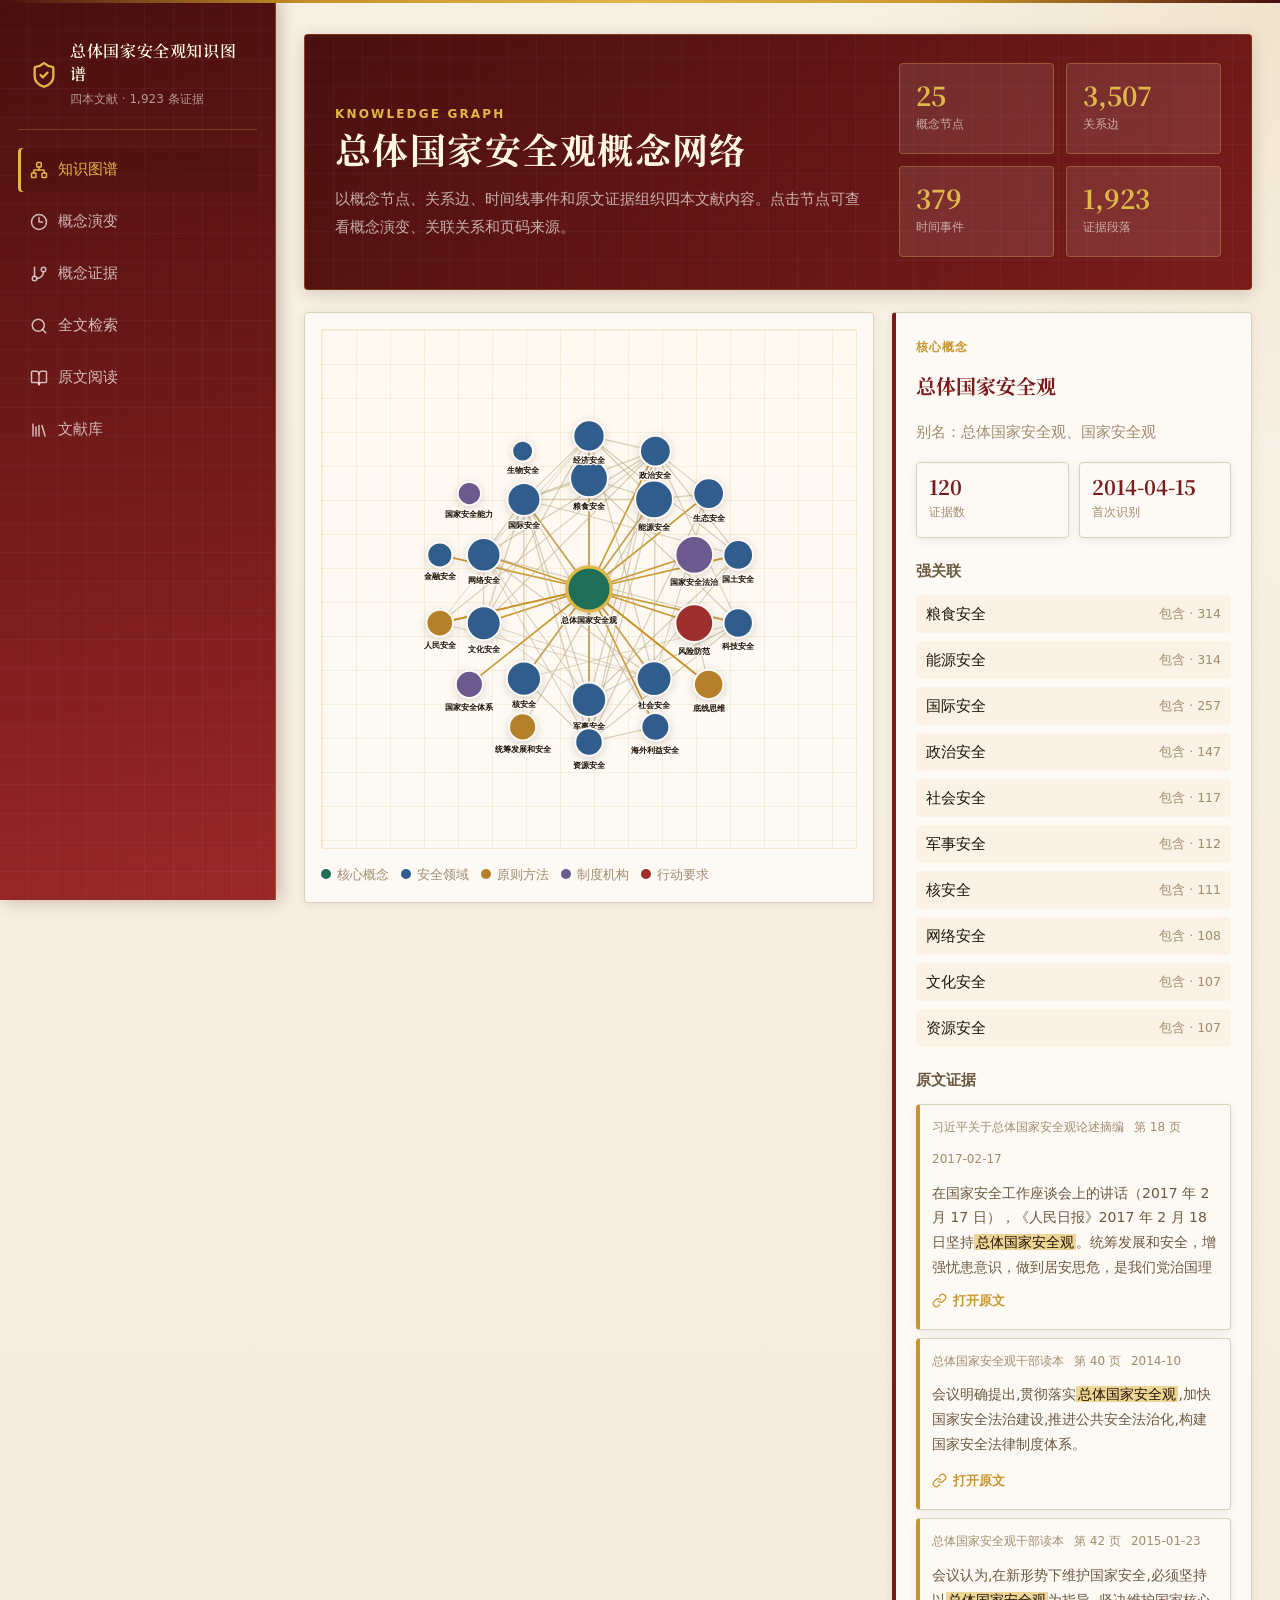
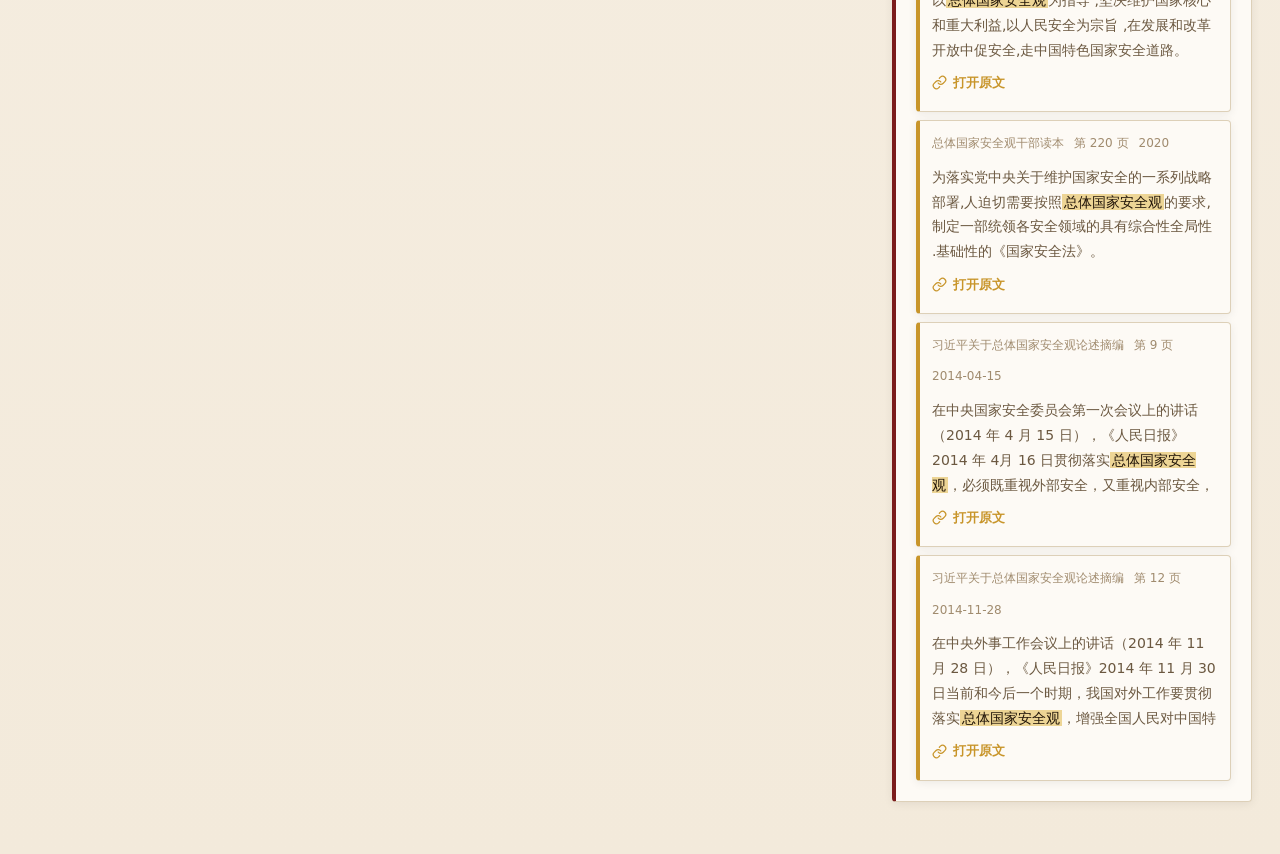
<file: graph/index.html>
<!doctype html>
<html lang="zh-CN">
  <head>
    <meta charset="UTF-8" />
    <link rel="icon" href="./favicon.svg" type="image/svg+xml" />
    <meta name="viewport" content="width=device-width, initial-scale=1.0" />
    <title>总体国家安全观知识库</title>
    <link rel="preconnect" href="https://fonts.googleapis.com" />
    <link rel="preconnect" href="https://fonts.gstatic.com" crossorigin />
    <link href="https://fonts.googleapis.com/css2?family=Noto+Serif+SC:wght@400;500;600;700&display=swap" rel="stylesheet" />
    <script type="module" crossorigin src="./assets/index-CebyIEpx.js"></script>
    <link rel="stylesheet" crossorigin href="./assets/index-C4OAsGMM.css">
  </head>
  <body>
    <div id="root"></div>
  </body>
</html>
</file>
<file: graph/assets/index-C4OAsGMM.css>
:root{color-scheme:light;--c-d: #4a0f0f;--c: #7b1c1c;--c-l: #9b2828;--gold: #c8952a;--gold-l: #e0b848;--parch: #f7f0e5;--parch-d: #ede3ce;--white: #fdfaf5;--ink: #201408;--ink-s: #6b5840;--ink-dim: #a08b6e;--border: #ddd0b8;--green: #1e6f55;--blue: #315d8c;--purple: #6c5a8f;--red: #9e2f2f;--serif: "Noto Serif SC", "Songti SC", STSong, serif;--sans: system-ui, -apple-system, "PingFang SC", "Microsoft YaHei", sans-serif}*{box-sizing:border-box}body{margin:0;color:var(--ink);background:radial-gradient(circle at top right,rgba(200,149,42,.13),transparent 28rem),linear-gradient(180deg,var(--parch),#f3eadb);font-family:var(--sans);font-size:15px;line-height:1.8}body:before{content:"";position:fixed;top:0;left:0;right:0;height:3px;background:linear-gradient(90deg,var(--c-d),var(--gold),var(--gold-l),var(--gold),var(--c-d));z-index:20}button,input,textarea,select{font:inherit}a{color:var(--gold);font-weight:600;text-decoration:none}a:hover{color:var(--c-l)}.app{min-height:100vh;display:grid;grid-template-columns:276px minmax(0,1fr)}.sidebar{position:sticky;top:0;height:100vh;padding:26px 18px;background:linear-gradient(170deg,var(--c-d) 0%,var(--c) 62%,var(--c-l) 100%);border-right:1px solid rgba(200,149,42,.38);box-shadow:3px 0 16px #4a0f0f47;overflow:hidden}.sidebar:before{content:"";position:absolute;inset:0;background-image:repeating-linear-gradient(0deg,transparent,transparent 28px,rgba(255,255,255,.035) 28px,rgba(255,255,255,.035) 29px),repeating-linear-gradient(90deg,transparent,transparent 28px,rgba(255,255,255,.035) 28px,rgba(255,255,255,.035) 29px);pointer-events:none}.brand,.sidebar nav{position:relative;z-index:1}.brand{display:flex;gap:12px;align-items:center;padding:13px 12px 18px;margin-bottom:18px;border-bottom:1px solid rgba(224,184,72,.26);color:#fdf6e0}.brand svg{color:var(--gold-l);flex-shrink:0}.brand strong,.brand span{display:block}.brand strong{font-family:var(--serif);font-size:16px;font-weight:600;line-height:1.45;letter-spacing:.04em}.brand span{margin-top:4px;color:#fdfaf594;font-size:12px}.muted{color:var(--ink-dim)}nav{display:grid;gap:8px}nav button,.hero-actions button,.concept-list button,.relation-list button,.year-bars button{border:0;cursor:pointer}nav button{display:flex;align-items:center;gap:10px;min-height:44px;padding:0 12px;border-radius:4px;color:#fdfaf5b8;background:transparent;text-align:left;transition:color .18s,background .18s,transform .18s}nav button:hover{color:#fff;background:#ffffff14}nav button.active{color:var(--gold-l);background:#4a0f0f6b;box-shadow:inset 3px 0 0 var(--gold-l)}main{min-width:0}.page{width:min(1180px,calc(100vw - 332px));margin:0 auto;padding:34px 0 52px}.hero{display:grid;grid-template-columns:1.25fr .75fr;gap:28px;min-height:360px;align-items:center;padding:34px 0;border-bottom:1px solid var(--parch-d)}.compact-hero{min-height:260px}.graph-header{display:grid;grid-template-columns:1.25fr .75fr;gap:28px;align-items:end;margin-bottom:22px;padding:28px 30px 32px;background:linear-gradient(140deg,var(--c-d),var(--c));border:1px solid rgba(200,149,42,.28);border-radius:4px;box-shadow:0 3px 16px #4a0f0f2e;position:relative;overflow:hidden}.graph-header:before{content:"";position:absolute;inset:0;background-image:repeating-linear-gradient(0deg,transparent,transparent 28px,rgba(255,255,255,.03) 28px,rgba(255,255,255,.03) 29px),repeating-linear-gradient(90deg,transparent,transparent 28px,rgba(255,255,255,.03) 28px,rgba(255,255,255,.03) 29px)}.graph-header>*{position:relative;z-index:1}.graph-header p{max-width:760px;color:#fdfaf5ad;font-size:15px;line-height:1.85}.eyebrow{color:var(--gold-l);font-size:12px;font-weight:700;letter-spacing:.18em;text-transform:uppercase}h1,h2{font-family:var(--serif)}h1{margin:0 0 14px;font-size:clamp(26px,4.6vw,36px);line-height:1.22;color:var(--ink);letter-spacing:.04em}.graph-header h1{color:#fdf6e0}h2{margin:0 0 10px;font-size:20px}.hero p{max-width:720px;color:var(--ink-s);font-size:16px;line-height:1.85}.hero-actions{display:flex;flex-wrap:wrap;gap:12px;margin-top:24px}.hero-actions button{display:inline-flex;align-items:center;gap:8px;min-height:42px;padding:0 16px;border-radius:4px;color:#fdf6e0;background:var(--c)}.hero-actions .secondary{color:var(--ink);background:var(--parch-d)}.stats{display:grid;grid-template-columns:repeat(2,1fr);gap:12px}.stat,.book-card,.panel,.source-card,.graph-panel,.detail-panel{background:var(--white);border:1px solid var(--border);border-radius:4px;box-shadow:0 2px 10px #00000012}.graph-header .stat{background:#fdfaf51a;border-color:#e0b84852;box-shadow:none;color:#fdf6e0}.stat{padding:16px}.stat-button{width:100%;cursor:pointer;text-align:left;transition:border-color .15s,background .15s,transform .15s}.stat-button:hover{border-color:var(--gold);background:#c8952a14;transform:translateY(-1px)}.stat strong{display:block;font-family:var(--serif);font-size:26px;color:var(--c);line-height:1.15}.graph-header .stat strong{color:var(--gold-l)}.stat span{color:var(--ink-dim);font-size:12px}.graph-header .stat span{color:#fdfaf59e}.book-grid{display:grid;grid-template-columns:repeat(2,minmax(0,1fr));gap:16px;margin-top:28px}.book-card{padding:20px;border-left:4px solid var(--c)}.book-card h2,.panel h1{color:var(--c)}.book-topline,.book-metrics,.source-meta{display:flex;flex-wrap:wrap;gap:10px;align-items:center;color:var(--ink-dim);font-size:12px}.ok{color:var(--green)}.warn{color:var(--red)}.book-card p{color:var(--ink-s)}.book-metrics{margin:18px 0}.two-column{display:grid;grid-template-columns:320px 1fr;gap:18px}.graph-layout{display:grid;grid-template-columns:minmax(0,1fr) 360px;gap:18px;align-items:start}.graph-panel{min-width:0;padding:16px}.detail-panel{align-self:start;position:sticky;top:24px;padding:20px;border-left:4px solid var(--c)}.node-type{display:inline-block;margin-bottom:10px;color:var(--gold);font-size:12px;font-weight:700;letter-spacing:.08em}.detail-panel h2,.detail-panel h3{margin:0 0 10px}.detail-panel h2{color:var(--c)}.detail-panel h3{margin-top:20px;color:var(--ink-s);font-size:15px}.detail-stats{display:grid;grid-template-columns:repeat(2,minmax(0,1fr));gap:10px;margin-top:16px}.detail-stats .stat{padding:12px}.detail-stats .stat strong{font-size:20px}.graph-svg{display:block;width:100%;min-height:520px;background:linear-gradient(rgba(200,149,42,.12) 1px,transparent 1px),linear-gradient(90deg,rgba(200,149,42,.12) 1px,transparent 1px),linear-gradient(180deg,#fffaf1,var(--white));background-size:34px 34px,34px 34px,auto;border-radius:3px;border:1px solid rgba(200,149,42,.18)}.graph-edge{stroke:#bfae8b;stroke-linecap:round;opacity:.58}.graph-edge.active{stroke:var(--gold);opacity:.95}.graph-node{cursor:pointer}.graph-node circle{stroke:var(--white);stroke-width:3;filter:drop-shadow(0 3px 7px rgba(32,20,8,.16))}.graph-node circle.active{stroke:var(--gold-l);stroke-width:5}.graph-node text{fill:var(--ink);font-size:13px;font-weight:700;text-anchor:middle;paint-order:stroke;stroke:var(--white);stroke-width:4px;stroke-linejoin:round}.legend{display:flex;flex-wrap:wrap;gap:12px;margin-top:14px;color:var(--ink-dim);font-size:13px}.legend span{display:inline-flex;align-items:center;gap:6px}.legend i{width:10px;height:10px;border-radius:50%}.panel{min-width:0;padding:22px;border-left:4px solid var(--c)}.concept-list{align-self:start;position:sticky;top:24px}.concept-list button{width:100%;display:flex;justify-content:space-between;gap:10px;min-height:38px;padding:0 10px;border-radius:4px;background:transparent;color:var(--ink)}.concept-list button:hover{background:#c8952a14}.concept-list button.selected{color:var(--c);background:#7b1c1c12}.concept-list strong{color:var(--gold)}.source-list{display:grid;gap:12px}.source-list.compact{gap:8px}.source-card{padding:16px;border-left:4px solid var(--gold)}.source-list.compact .source-card{padding:12px}.source-card p{margin:10px 0 12px;color:var(--ink-s);line-height:1.78}.source-list.compact .source-card p{max-height:96px;overflow:hidden;font-size:14px}.source-card a{display:inline-flex;align-items:center;gap:6px;font-size:13px}mark{color:var(--ink);background:#e0b8488c;padding:0 2px}.searchbar{display:flex;align-items:center;gap:12px;min-height:54px;padding:0 16px;margin-bottom:16px;border:1px solid var(--border);border-left:4px solid var(--c);border-radius:4px;background:var(--white);box-shadow:0 2px 10px #00000012}.searchbar svg{color:var(--gold)}.searchbar input{width:100%;border:0;outline:0;color:var(--ink);background:transparent}textarea{width:100%;min-height:132px;resize:vertical;border:1px solid var(--border);border-radius:4px;padding:14px;outline:0;background:var(--white)}.answer{margin-top:18px;padding-top:18px;border-top:1px solid var(--parch-d)}.answer p{color:var(--ink-s);line-height:1.8}.relation-list{display:grid;gap:8px}.relation-list button{display:flex;justify-content:space-between;gap:10px;align-items:center;min-height:38px;padding:0 10px;border-radius:4px;color:var(--ink);background:#c8952a14}.relation-list button:hover{background:#7b1c1c14}.relation-list button small{color:var(--ink-dim);white-space:nowrap}.year-bars{display:grid;grid-template-columns:repeat(auto-fit,minmax(78px,1fr));gap:8px;margin:18px 0 24px}.year-bars button{position:relative;min-height:54px;padding:8px;overflow:hidden;border-radius:4px;color:var(--ink);background:#c8952a14;text-align:left}.year-bars button:before{content:"";position:absolute;inset:auto 0 0;height:var(--bar);background:#7b1c1c2e}.year-bars button span,.year-bars button strong{position:relative;display:block}.year-bars button strong{color:var(--c);font-family:var(--serif);font-size:18px}.timeline-list{display:grid;gap:16px}.timeline-list article{display:grid;grid-template-columns:110px 1fr;gap:16px;padding-top:16px;border-top:1px solid var(--parch-d)}.timeline-list time{color:var(--c);font-family:var(--serif);font-weight:700}.timeline-list article>div>p{margin:6px 0 10px;color:var(--ink-dim)}.reader-page{width:calc(100vw - 332px);max-width:none;padding-right:24px}.reader-toolbar{display:flex;gap:12px;align-items:center;margin-bottom:12px}.reader-toolbar select{min-width:360px;border:1px solid var(--border);border-radius:4px;padding:9px 10px;background:var(--white)}iframe{width:100%;height:calc(100vh - 116px);border:1px solid var(--border);border-radius:4px;background:var(--white)}@media(max-width:900px){.app{grid-template-columns:1fr}.sidebar{position:static;height:auto;padding:18px 16px}.brand{margin-bottom:14px;padding-bottom:14px}nav{grid-template-columns:repeat(3,minmax(0,1fr))}nav button{justify-content:center;padding:0 8px}.page,.reader-page{width:min(100% - 28px,760px);padding:24px 0}.hero,.graph-header,.graph-layout,.two-column,.book-grid{grid-template-columns:1fr}.graph-header{padding:24px 20px 26px}.detail-panel{position:static}.graph-svg{min-height:420px}.timeline-list article{grid-template-columns:1fr}.concept-list{position:static}.reader-toolbar{align-items:stretch;flex-direction:column}.reader-toolbar select{min-width:0;width:100%}}
</file>
